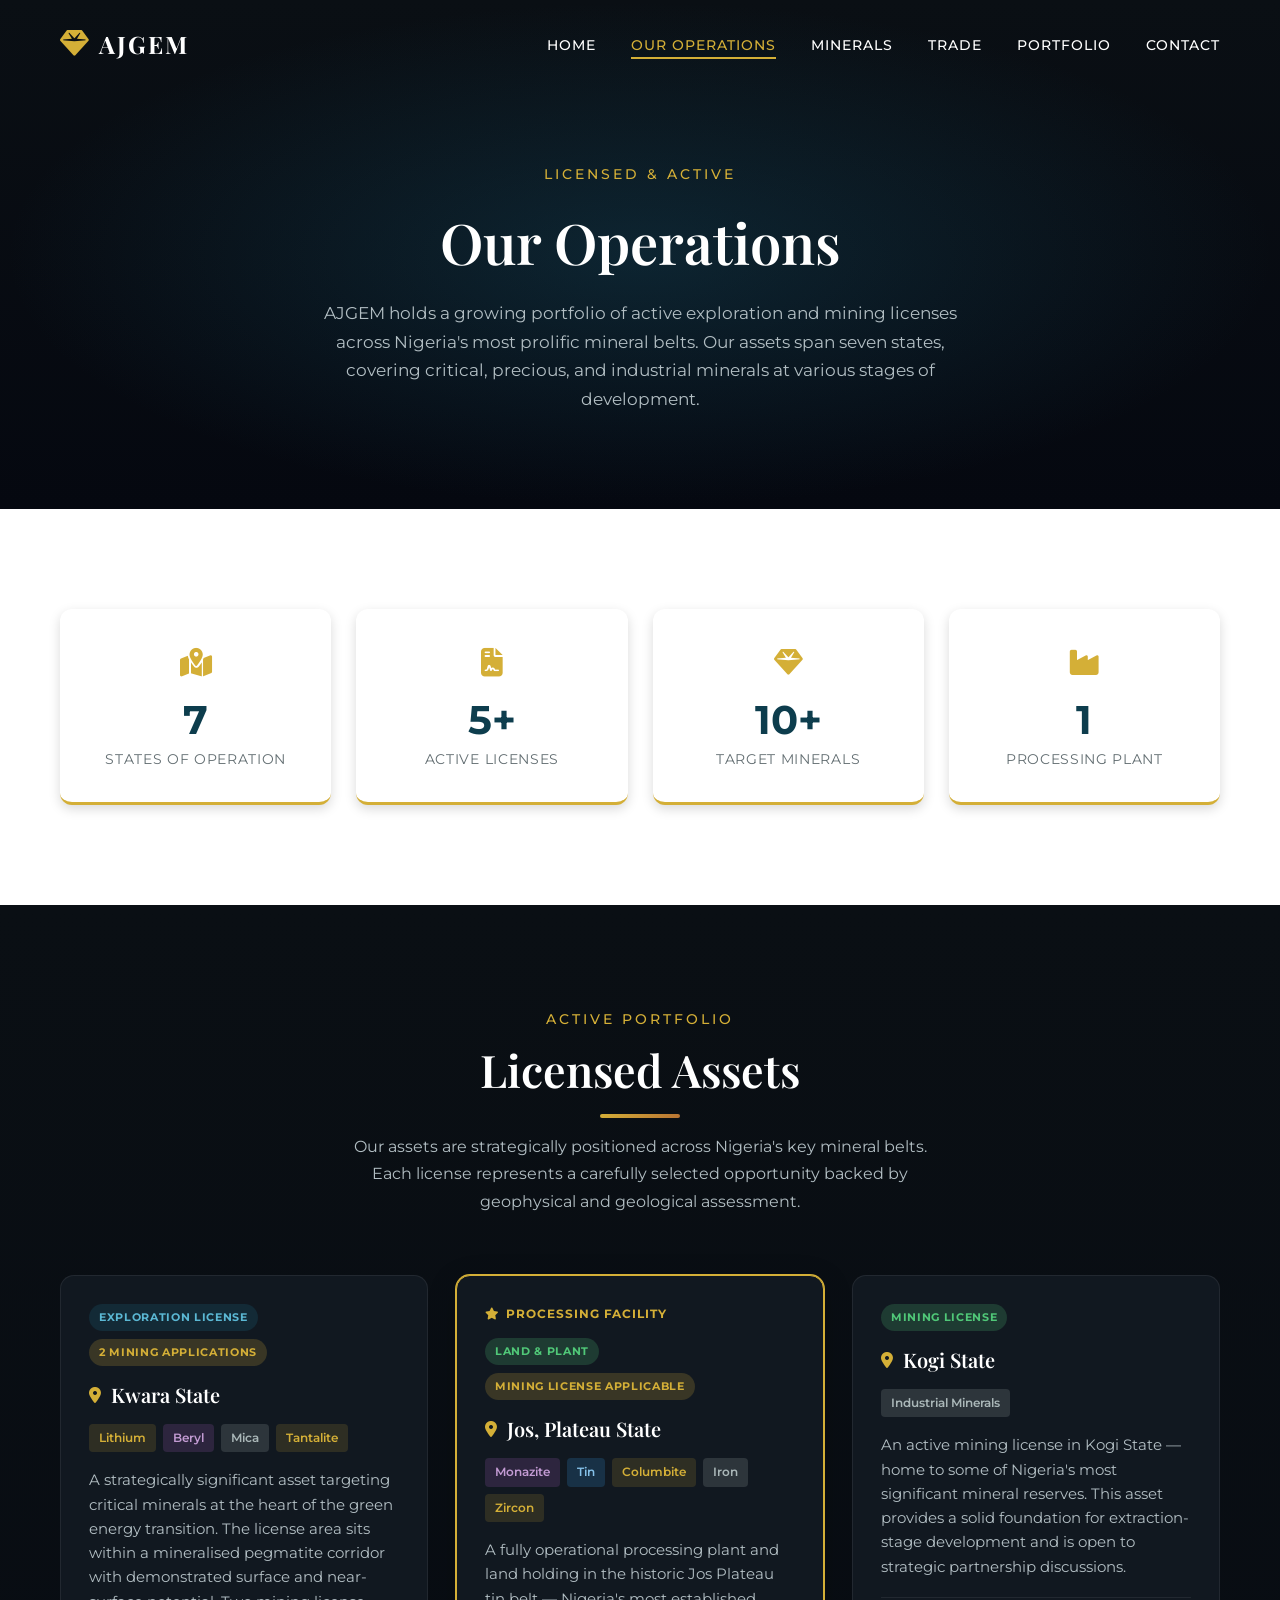
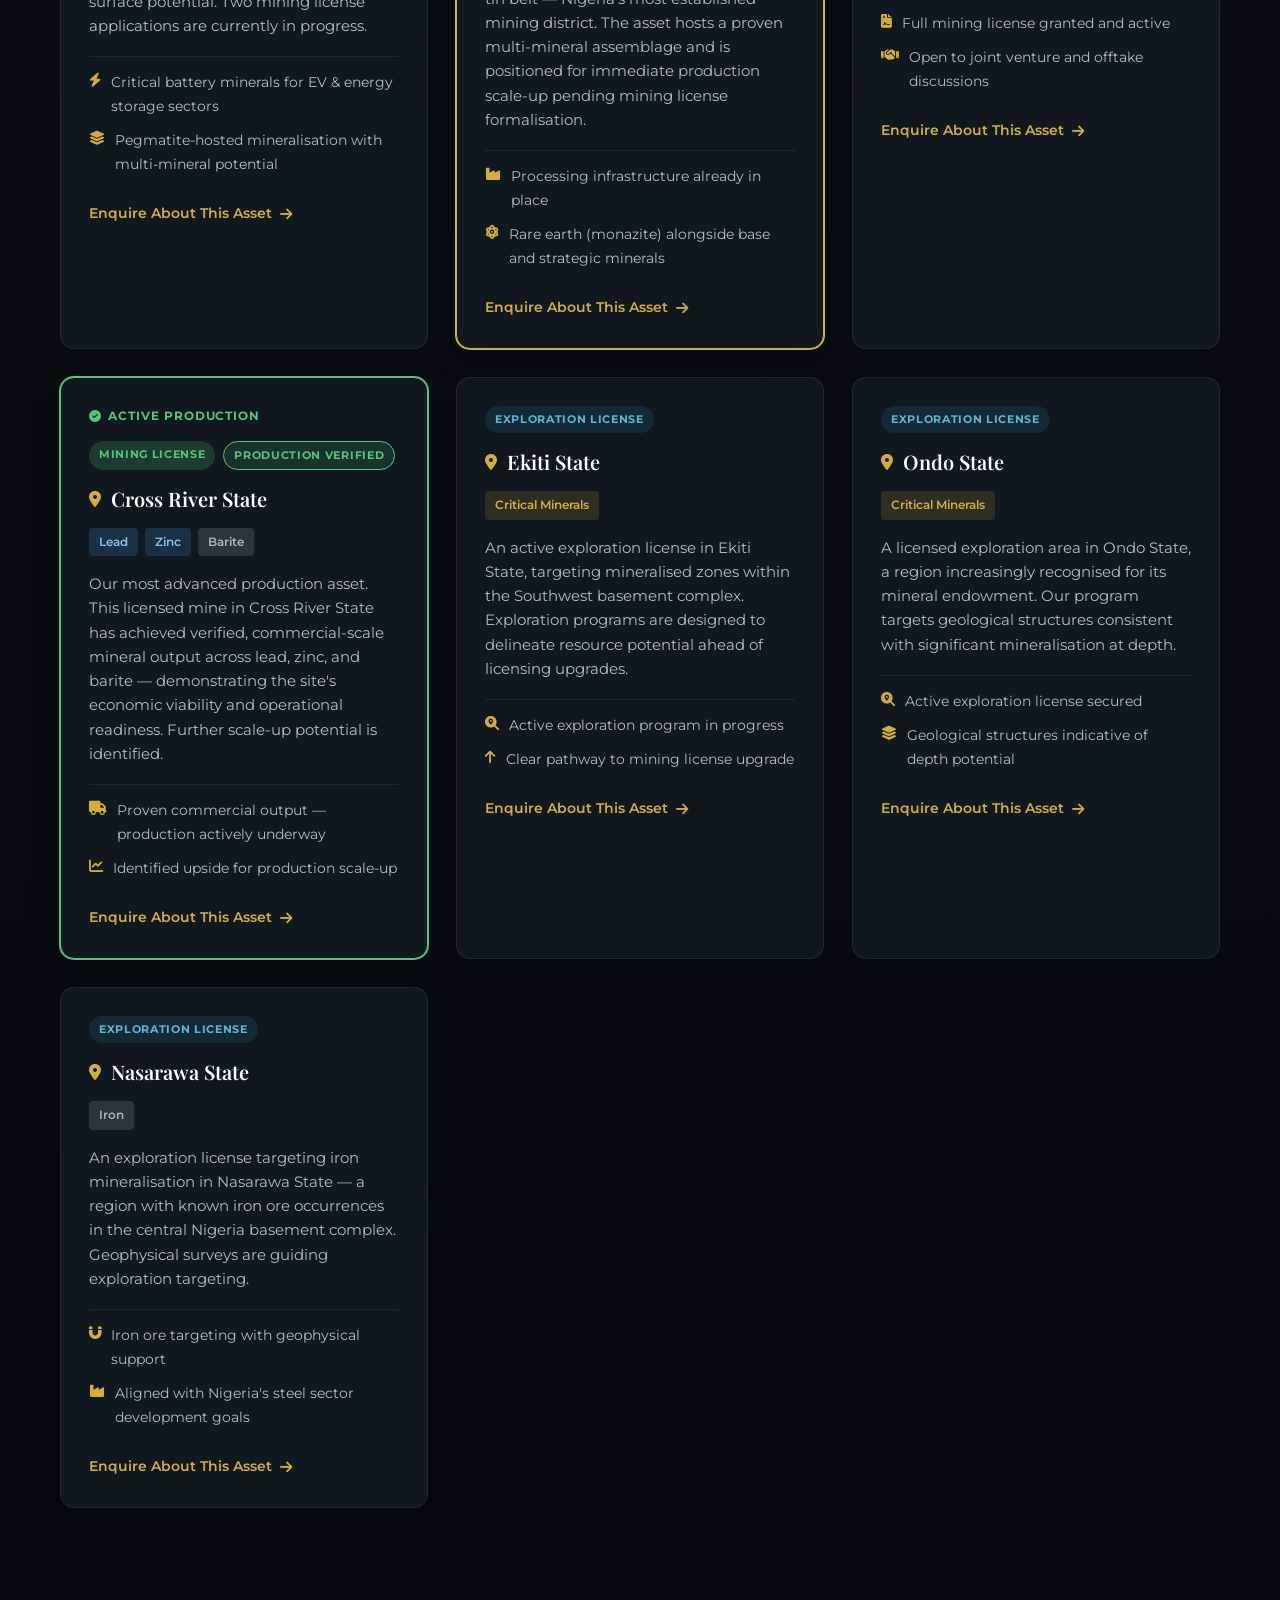
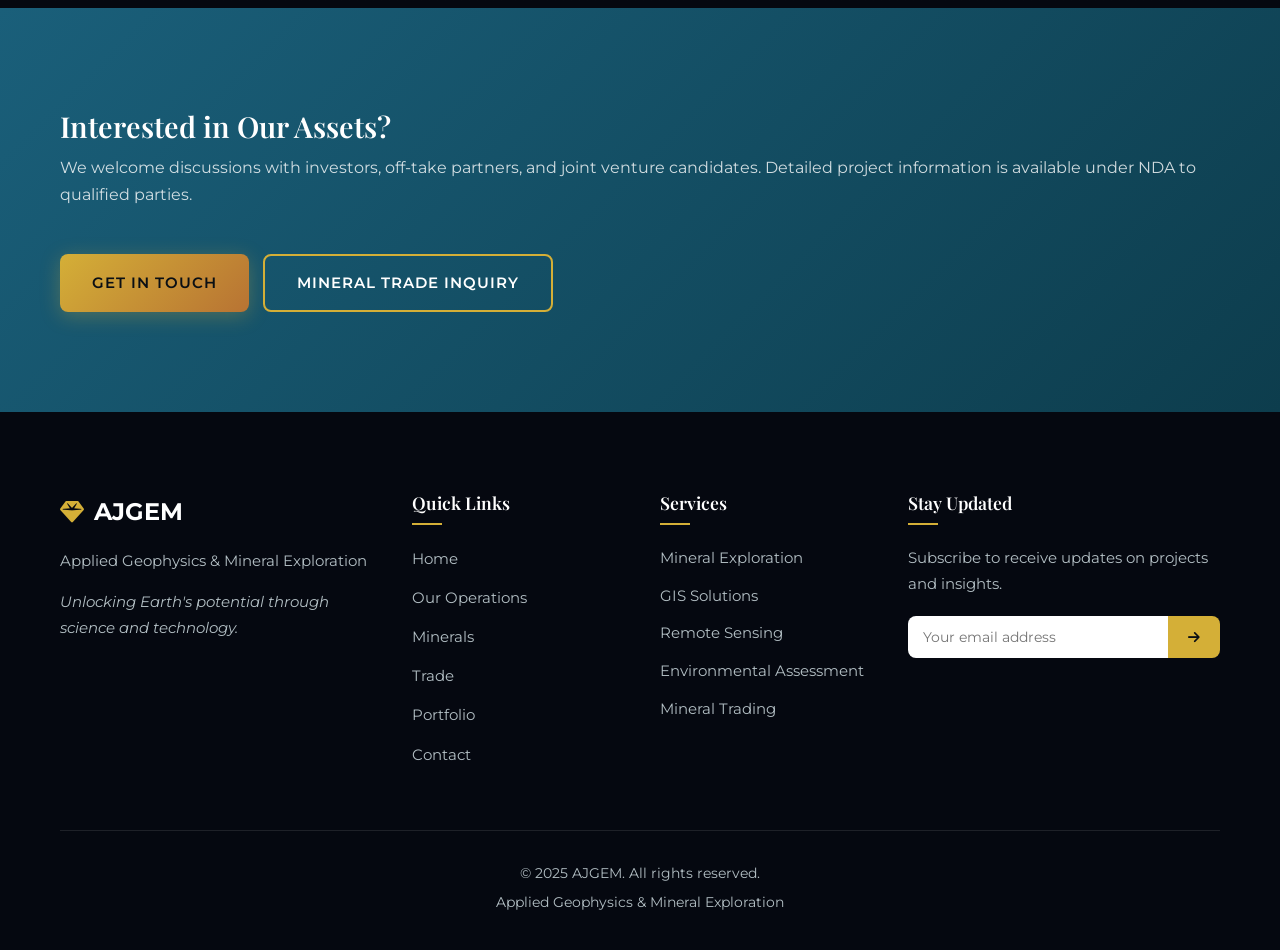
<file: assets.html>
<!DOCTYPE html>
<html lang="en">
<head>
    <meta charset="UTF-8">
    <meta name="viewport" content="width=device-width, initial-scale=1.0">
    <meta name="description" content="AJGEM Active Mining & Exploration Operations across Nigeria - Licensed mineral assets in Kwara, Plateau, Kogi, Ekiti, Ondo, Nasarawa, and Cross River States.">
    <title>Our Operations | AJGEM</title>
    <link rel="stylesheet" href="css/styles.css">
    <link href="https://fonts.googleapis.com/css2?family=Montserrat:wght@300;400;500;600;700&family=Playfair+Display:wght@400;500;600;700&display=swap" rel="stylesheet">
    <link rel="stylesheet" href="https://cdnjs.cloudflare.com/ajax/libs/font-awesome/6.4.0/css/all.min.css">
</head>
<body>
    <!-- Preloader -->
    <div id="preloader">
        <div class="loader">
            <div class="crystal"></div>
            <p>Loading...</p>
        </div>
    </div>

    <!-- Navigation -->
    <nav class="navbar" id="navbar">
        <div class="nav-container">
            <a href="index.html" class="logo">
                <span class="logo-icon"><i class="fas fa-gem"></i></span>
                <span class="logo-text">AJGEM</span>
            </a>
            <div class="nav-toggle" id="nav-toggle">
                <span></span>
                <span></span>
                <span></span>
            </div>
            <ul class="nav-menu" id="nav-menu">
                <li><a href="index.html" class="nav-link">Home</a></li>
                <li><a href="assets.html" class="nav-link active">Our Operations</a></li>
                <li><a href="minerals.html" class="nav-link">Minerals</a></li>
                <li><a href="trade.html" class="nav-link">Trade</a></li>
                <li><a href="portfolio.html" class="nav-link">Portfolio</a></li>
                <li><a href="contact.html" class="nav-link">Contact</a></li>
            </ul>
        </div>
    </nav>

    <!-- Page Hero -->
    <section class="page-hero section-dark">
        <div class="page-hero-content">
            <span class="section-subtitle">Licensed & Active</span>
            <h1>Our Operations</h1>
            <p>AJGEM holds a growing portfolio of active exploration and mining licenses across Nigeria's most prolific mineral belts. Our assets span seven states, covering critical, precious, and industrial minerals at various stages of development.</p>
        </div>
    </section>

    <!-- Operations Overview Stats -->
    <section class="ops-stats section">
        <div class="container">
            <div class="ops-stats-grid">
                <div class="ops-stat-card">
                    <div class="ops-stat-icon"><i class="fas fa-map-marked-alt"></i></div>
                    <div class="ops-stat-number">7</div>
                    <div class="ops-stat-label">States of Operation</div>
                </div>
                <div class="ops-stat-card">
                    <div class="ops-stat-icon"><i class="fas fa-file-contract"></i></div>
                    <div class="ops-stat-number">5+</div>
                    <div class="ops-stat-label">Active Licenses</div>
                </div>
                <div class="ops-stat-card">
                    <div class="ops-stat-icon"><i class="fas fa-gem"></i></div>
                    <div class="ops-stat-number">10+</div>
                    <div class="ops-stat-label">Target Minerals</div>
                </div>
                <div class="ops-stat-card">
                    <div class="ops-stat-icon"><i class="fas fa-industry"></i></div>
                    <div class="ops-stat-number">1</div>
                    <div class="ops-stat-label">Processing Plant</div>
                </div>
            </div>
        </div>
    </section>

    <!-- License Cards -->
    <section class="operations section section-dark">
        <div class="container">
            <div class="section-header">
                <span class="section-subtitle">Active Portfolio</span>
                <h2 class="section-title">Licensed Assets</h2>
                <div class="title-underline"></div>
                <p class="section-description">Our assets are strategically positioned across Nigeria's key mineral belts. Each license represents a carefully selected opportunity backed by geophysical and geological assessment.</p>
            </div>

            <div class="ops-grid">

                <!-- Kwara State -->
                <div class="ops-card">
                    <div class="ops-card-header">
                        <div class="ops-badge ops-badge--exploration">Exploration License</div>
                        <div class="ops-badge ops-badge--pending">2 Mining Applications</div>
                    </div>
                    <div class="ops-state">
                        <i class="fas fa-map-marker-alt"></i>
                        <h3>Kwara State</h3>
                    </div>
                    <div class="ops-minerals">
                        <span class="ops-mineral-tag ops-tag--strategic">Lithium</span>
                        <span class="ops-mineral-tag ops-tag--rare">Beryl</span>
                        <span class="ops-mineral-tag ops-tag--industrial">Mica</span>
                        <span class="ops-mineral-tag ops-tag--strategic">Tantalite</span>
                    </div>
                    <p class="ops-description">
                        A strategically significant asset targeting critical minerals at the heart of the green energy transition. The license area sits within a mineralised pegmatite corridor with demonstrated surface and near-surface potential. Two mining license applications are currently in progress.
                    </p>
                    <div class="ops-highlights">
                        <div class="ops-highlight-item">
                            <i class="fas fa-bolt"></i>
                            <span>Critical battery minerals for EV &amp; energy storage sectors</span>
                        </div>
                        <div class="ops-highlight-item">
                            <i class="fas fa-layer-group"></i>
                            <span>Pegmatite-hosted mineralisation with multi-mineral potential</span>
                        </div>
                    </div>
                    <a href="contact.html" class="ops-cta-btn">Enquire About This Asset <i class="fas fa-arrow-right"></i></a>
                </div>

                <!-- Jos / Plateau State -->
                <div class="ops-card ops-card--featured">
                    <div class="ops-featured-label"><i class="fas fa-star"></i> Processing Facility</div>
                    <div class="ops-card-header">
                        <div class="ops-badge ops-badge--active">Land & Plant</div>
                        <div class="ops-badge ops-badge--pending">Mining License Applicable</div>
                    </div>
                    <div class="ops-state">
                        <i class="fas fa-map-marker-alt"></i>
                        <h3>Jos, Plateau State</h3>
                    </div>
                    <div class="ops-minerals">
                        <span class="ops-mineral-tag ops-tag--rare">Monazite</span>
                        <span class="ops-mineral-tag ops-tag--base">Tin</span>
                        <span class="ops-mineral-tag ops-tag--strategic">Columbite</span>
                        <span class="ops-mineral-tag ops-tag--industrial">Iron</span>
                        <span class="ops-mineral-tag ops-tag--strategic">Zircon</span>
                    </div>
                    <p class="ops-description">
                        A fully operational processing plant and land holding in the historic Jos Plateau tin belt — Nigeria's most established mining district. The asset hosts a proven multi-mineral assemblage and is positioned for immediate production scale-up pending mining license formalisation.
                    </p>
                    <div class="ops-highlights">
                        <div class="ops-highlight-item">
                            <i class="fas fa-industry"></i>
                            <span>Processing infrastructure already in place</span>
                        </div>
                        <div class="ops-highlight-item">
                            <i class="fas fa-atom"></i>
                            <span>Rare earth (monazite) alongside base and strategic minerals</span>
                        </div>
                    </div>
                    <a href="contact.html" class="ops-cta-btn">Enquire About This Asset <i class="fas fa-arrow-right"></i></a>
                </div>

                <!-- Kogi State -->
                <div class="ops-card">
                    <div class="ops-card-header">
                        <div class="ops-badge ops-badge--active">Mining License</div>
                    </div>
                    <div class="ops-state">
                        <i class="fas fa-map-marker-alt"></i>
                        <h3>Kogi State</h3>
                    </div>
                    <div class="ops-minerals">
                        <span class="ops-mineral-tag ops-tag--industrial">Industrial Minerals</span>
                    </div>
                    <p class="ops-description">
                        An active mining license in Kogi State — home to some of Nigeria's most significant mineral reserves. This asset provides a solid foundation for extraction-stage development and is open to strategic partnership discussions.
                    </p>
                    <div class="ops-highlights">
                        <div class="ops-highlight-item">
                            <i class="fas fa-file-contract"></i>
                            <span>Full mining license granted and active</span>
                        </div>
                        <div class="ops-highlight-item">
                            <i class="fas fa-handshake"></i>
                            <span>Open to joint venture and offtake discussions</span>
                        </div>
                    </div>
                    <a href="contact.html" class="ops-cta-btn">Enquire About This Asset <i class="fas fa-arrow-right"></i></a>
                </div>

                <!-- Cross River State -->
                <div class="ops-card ops-card--producing">
                    <div class="ops-producing-label"><i class="fas fa-check-circle"></i> Active Production</div>
                    <div class="ops-card-header">
                        <div class="ops-badge ops-badge--active">Mining License</div>
                        <div class="ops-badge ops-badge--producing">Production Verified</div>
                    </div>
                    <div class="ops-state">
                        <i class="fas fa-map-marker-alt"></i>
                        <h3>Cross River State</h3>
                    </div>
                    <div class="ops-minerals">
                        <span class="ops-mineral-tag ops-tag--base">Lead</span>
                        <span class="ops-mineral-tag ops-tag--base">Zinc</span>
                        <span class="ops-mineral-tag ops-tag--industrial">Barite</span>
                    </div>
                    <p class="ops-description">
                        Our most advanced production asset. This licensed mine in Cross River State has achieved verified, commercial-scale mineral output across lead, zinc, and barite — demonstrating the site's economic viability and operational readiness. Further scale-up potential is identified.
                    </p>
                    <div class="ops-highlights">
                        <div class="ops-highlight-item">
                            <i class="fas fa-truck"></i>
                            <span>Proven commercial output — production actively underway</span>
                        </div>
                        <div class="ops-highlight-item">
                            <i class="fas fa-chart-line"></i>
                            <span>Identified upside for production scale-up</span>
                        </div>
                    </div>
                    <a href="contact.html" class="ops-cta-btn">Enquire About This Asset <i class="fas fa-arrow-right"></i></a>
                </div>

                <!-- Ekiti State -->
                <div class="ops-card">
                    <div class="ops-card-header">
                        <div class="ops-badge ops-badge--exploration">Exploration License</div>
                    </div>
                    <div class="ops-state">
                        <i class="fas fa-map-marker-alt"></i>
                        <h3>Ekiti State</h3>
                    </div>
                    <div class="ops-minerals">
                        <span class="ops-mineral-tag ops-tag--strategic">Critical Minerals</span>
                    </div>
                    <p class="ops-description">
                        An active exploration license in Ekiti State, targeting mineralised zones within the Southwest basement complex. Exploration programs are designed to delineate resource potential ahead of licensing upgrades.
                    </p>
                    <div class="ops-highlights">
                        <div class="ops-highlight-item">
                            <i class="fas fa-search-location"></i>
                            <span>Active exploration program in progress</span>
                        </div>
                        <div class="ops-highlight-item">
                            <i class="fas fa-arrow-up"></i>
                            <span>Clear pathway to mining license upgrade</span>
                        </div>
                    </div>
                    <a href="contact.html" class="ops-cta-btn">Enquire About This Asset <i class="fas fa-arrow-right"></i></a>
                </div>

                <!-- Ondo State -->
                <div class="ops-card">
                    <div class="ops-card-header">
                        <div class="ops-badge ops-badge--exploration">Exploration License</div>
                    </div>
                    <div class="ops-state">
                        <i class="fas fa-map-marker-alt"></i>
                        <h3>Ondo State</h3>
                    </div>
                    <div class="ops-minerals">
                        <span class="ops-mineral-tag ops-tag--strategic">Critical Minerals</span>
                    </div>
                    <p class="ops-description">
                        A licensed exploration area in Ondo State, a region increasingly recognised for its mineral endowment. Our program targets geological structures consistent with significant mineralisation at depth.
                    </p>
                    <div class="ops-highlights">
                        <div class="ops-highlight-item">
                            <i class="fas fa-search-location"></i>
                            <span>Active exploration license secured</span>
                        </div>
                        <div class="ops-highlight-item">
                            <i class="fas fa-layer-group"></i>
                            <span>Geological structures indicative of depth potential</span>
                        </div>
                    </div>
                    <a href="contact.html" class="ops-cta-btn">Enquire About This Asset <i class="fas fa-arrow-right"></i></a>
                </div>

                <!-- Nasarawa State -->
                <div class="ops-card">
                    <div class="ops-card-header">
                        <div class="ops-badge ops-badge--exploration">Exploration License</div>
                    </div>
                    <div class="ops-state">
                        <i class="fas fa-map-marker-alt"></i>
                        <h3>Nasarawa State</h3>
                    </div>
                    <div class="ops-minerals">
                        <span class="ops-mineral-tag ops-tag--industrial">Iron</span>
                    </div>
                    <p class="ops-description">
                        An exploration license targeting iron mineralisation in Nasarawa State — a region with known iron ore occurrences in the central Nigeria basement complex. Geophysical surveys are guiding exploration targeting.
                    </p>
                    <div class="ops-highlights">
                        <div class="ops-highlight-item">
                            <i class="fas fa-magnet"></i>
                            <span>Iron ore targeting with geophysical support</span>
                        </div>
                        <div class="ops-highlight-item">
                            <i class="fas fa-industry"></i>
                            <span>Aligned with Nigeria's steel sector development goals</span>
                        </div>
                    </div>
                    <a href="contact.html" class="ops-cta-btn">Enquire About This Asset <i class="fas fa-arrow-right"></i></a>
                </div>

            </div>
        </div>
    </section>

    <!-- Investor CTA -->
    <section class="investor-cta section">
        <div class="container">
            <div class="investor-cta-content">
                <div class="investor-cta-text">
                    <h2>Interested in Our Assets?</h2>
                    <p>We welcome discussions with investors, off-take partners, and joint venture candidates. Detailed project information is available under NDA to qualified parties.</p>
                </div>
                <div class="investor-cta-buttons">
                    <a href="contact.html" class="btn btn-primary">Get in Touch</a>
                    <a href="trade.html" class="btn btn-secondary">Mineral Trade Inquiry</a>
                </div>
            </div>
        </div>
    </section>

    <!-- Footer -->
    <footer class="footer">
        <div class="container">
            <div class="footer-content">
                <div class="footer-brand">
                    <a href="index.html" class="footer-logo">
                        <i class="fas fa-gem"></i>
                        <span>AJGEM</span>
                    </a>
                    <p>Applied Geophysics & Mineral Exploration</p>
                    <p class="footer-tagline">Unlocking Earth's potential through science and technology.</p>
                </div>
                <div class="footer-links">
                    <h4>Quick Links</h4>
                    <ul>
                        <li><a href="index.html">Home</a></li>
                        <li><a href="assets.html">Our Operations</a></li>
                        <li><a href="minerals.html">Minerals</a></li>
                        <li><a href="trade.html">Trade</a></li>
                        <li><a href="portfolio.html">Portfolio</a></li>
                        <li><a href="contact.html">Contact</a></li>
                    </ul>
                </div>
                <div class="footer-services">
                    <h4>Services</h4>
                    <ul>
                        <li>Mineral Exploration</li>
                        <li>GIS Solutions</li>
                        <li>Remote Sensing</li>
                        <li>Environmental Assessment</li>
                        <li>Mineral Trading</li>
                    </ul>
                </div>
                <div class="footer-newsletter">
                    <h4>Stay Updated</h4>
                    <p>Subscribe to receive updates on projects and insights.</p>
                    <form class="newsletter-form">
                        <input type="email" placeholder="Your email address" required>
                        <button type="submit"><i class="fas fa-arrow-right"></i></button>
                    </form>
                </div>
            </div>
            <div class="footer-bottom">
                <p>&copy; 2025 AJGEM. All rights reserved.</p>
                <p>Applied Geophysics &amp; Mineral Exploration</p>
            </div>
        </div>
    </footer>

    <a href="#" class="back-to-top" id="backToTop">
        <i class="fas fa-chevron-up"></i>
    </a>

    <script src="js/main.js"></script>
</body>
</html>
</file>
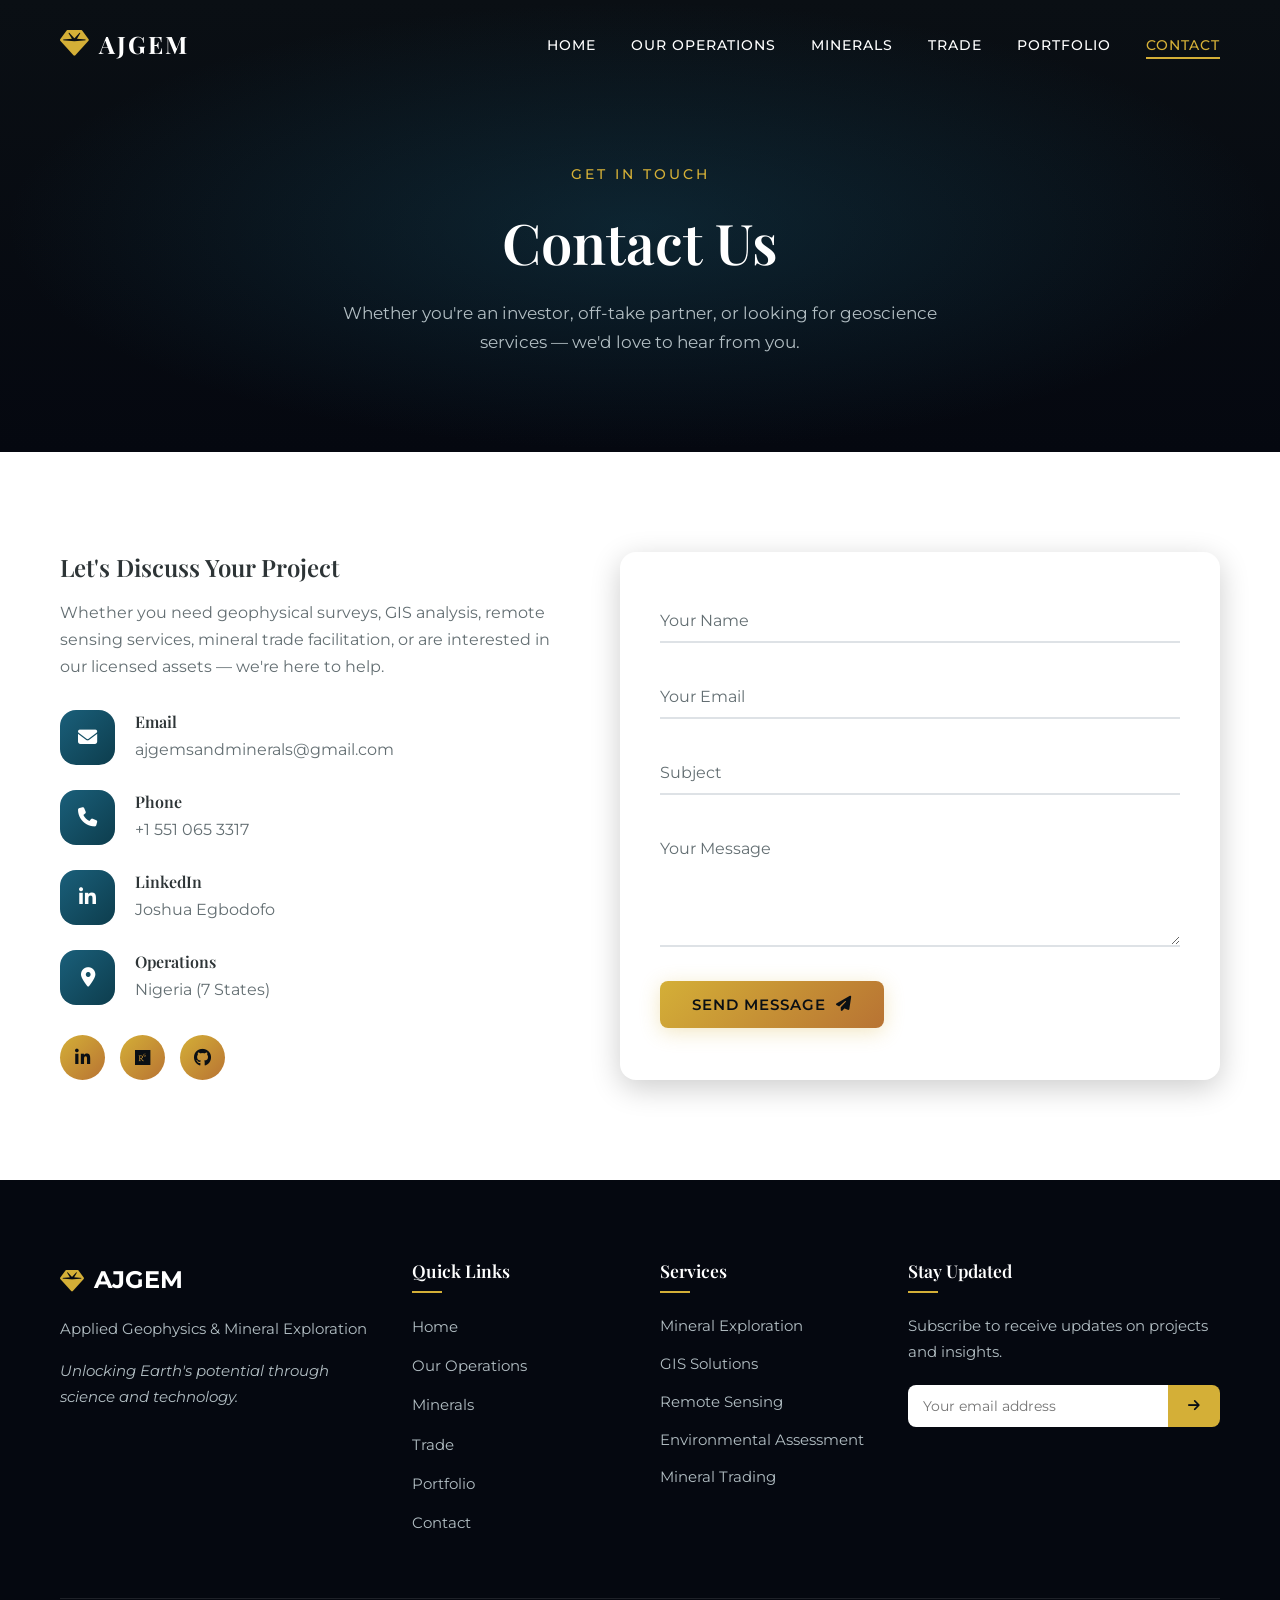
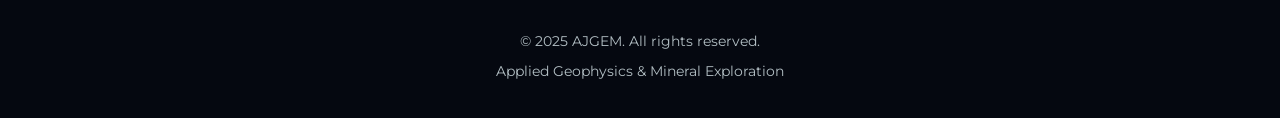
<file: contact.html>
<!DOCTYPE html>
<html lang="en">
<head>
    <meta charset="UTF-8">
    <meta name="viewport" content="width=device-width, initial-scale=1.0">
    <meta name="description" content="Contact AJGEM - Applied Geophysics & Mineral Exploration. Get in touch for geophysical services, mineral trading, or investment enquiries.">
    <title>Contact | AJGEM</title>
    <link rel="stylesheet" href="css/styles.css">
    <link href="https://fonts.googleapis.com/css2?family=Montserrat:wght@300;400;500;600;700&family=Playfair+Display:wght@400;500;600;700&display=swap" rel="stylesheet">
    <link rel="stylesheet" href="https://cdnjs.cloudflare.com/ajax/libs/font-awesome/6.4.0/css/all.min.css">
</head>
<body>
    <div id="preloader">
        <div class="loader"><div class="crystal"></div><p>Loading...</p></div>
    </div>

    <nav class="navbar" id="navbar">
        <div class="nav-container">
            <a href="index.html" class="logo">
                <span class="logo-icon"><i class="fas fa-gem"></i></span>
                <span class="logo-text">AJGEM</span>
            </a>
            <div class="nav-toggle" id="nav-toggle"><span></span><span></span><span></span></div>
            <ul class="nav-menu" id="nav-menu">
                <li><a href="index.html" class="nav-link">Home</a></li>
                <li><a href="assets.html" class="nav-link">Our Operations</a></li>
                <li><a href="minerals.html" class="nav-link">Minerals</a></li>
                <li><a href="trade.html" class="nav-link">Trade</a></li>
                <li><a href="portfolio.html" class="nav-link">Portfolio</a></li>
                <li><a href="contact.html" class="nav-link active">Contact</a></li>
            </ul>
        </div>
    </nav>

    <!-- Page Hero -->
    <section class="page-hero section-dark">
        <div class="page-hero-content">
            <span class="section-subtitle">Get in Touch</span>
            <h1>Contact Us</h1>
            <p>Whether you're an investor, off-take partner, or looking for geoscience services — we'd love to hear from you.</p>
        </div>
    </section>

    <!-- Contact Section -->
    <section id="contact" class="contact section">
        <div class="container">
            <div class="contact-content">
                <div class="contact-info">
                    <h3>Let's Discuss Your Project</h3>
                    <p>Whether you need geophysical surveys, GIS analysis, remote sensing services, mineral trade facilitation, or are interested in our licensed assets — we're here to help.</p>
                    <div class="contact-details">
                        <div class="contact-item">
                            <div class="contact-icon"><i class="fas fa-envelope"></i></div>
                            <div class="contact-text">
                                <h4>Email</h4>
                                <p>ajgemsandminerals@gmail.com</p>
                            </div>
                        </div>
                        <div class="contact-item">
                            <div class="contact-icon"><i class="fas fa-phone"></i></div>
                            <div class="contact-text">
                                <h4>Phone</h4>
                                <p>+1 551 065 3317</p>
                            </div>
                        </div>
                        <div class="contact-item">
                            <div class="contact-icon"><i class="fab fa-linkedin-in"></i></div>
                            <div class="contact-text">
                                <h4>LinkedIn</h4>
                                <p><a href="https://www.linkedin.com/in/joshua-egbodofo-a42735135" target="_blank" rel="noopener noreferrer" style="color:inherit;">Joshua Egbodofo</a></p>
                            </div>
                        </div>
                        <div class="contact-item">
                            <div class="contact-icon"><i class="fas fa-map-marker-alt"></i></div>
                            <div class="contact-text">
                                <h4>Operations</h4>
                                <p>Nigeria (7 States)</p>
                            </div>
                        </div>
                    </div>
                    <div class="social-links">
                        <a href="https://www.linkedin.com/in/joshua-egbodofo-a42735135" class="social-link" aria-label="LinkedIn" target="_blank" rel="noopener noreferrer"><i class="fab fa-linkedin-in"></i></a>
                        <a href="#" class="social-link" aria-label="ResearchGate"><i class="fab fa-researchgate"></i></a>
                        <a href="#" class="social-link" aria-label="GitHub"><i class="fab fa-github"></i></a>
                    </div>
                </div>
                <div class="contact-form-container">
                    <form class="contact-form" id="contact-form">
                        <div class="form-group">
                            <input type="text" name="name" id="name" required>
                            <label for="name">Your Name</label>
                        </div>
                        <div class="form-group">
                            <input type="email" name="email" id="email" required>
                            <label for="email">Your Email</label>
                        </div>
                        <div class="form-group">
                            <input type="text" name="subject" id="subject" required>
                            <label for="subject">Subject</label>
                        </div>
                        <div class="form-group">
                            <textarea name="message" id="message" rows="5" required></textarea>
                            <label for="message">Your Message</label>
                        </div>
                        <button type="submit" class="btn btn-primary btn-submit">
                            <span>Send Message</span>
                            <i class="fas fa-paper-plane"></i>
                        </button>
                    </form>
                </div>
            </div>
        </div>
    </section>

    <footer class="footer">
        <div class="container">
            <div class="footer-content">
                <div class="footer-brand">
                    <a href="index.html" class="footer-logo"><i class="fas fa-gem"></i><span>AJGEM</span></a>
                    <p>Applied Geophysics & Mineral Exploration</p>
                    <p class="footer-tagline">Unlocking Earth's potential through science and technology.</p>
                </div>
                <div class="footer-links">
                    <h4>Quick Links</h4>
                    <ul>
                        <li><a href="index.html">Home</a></li>
                        <li><a href="assets.html">Our Operations</a></li>
                        <li><a href="minerals.html">Minerals</a></li>
                        <li><a href="trade.html">Trade</a></li>
                        <li><a href="portfolio.html">Portfolio</a></li>
                        <li><a href="contact.html">Contact</a></li>
                    </ul>
                </div>
                <div class="footer-services">
                    <h4>Services</h4>
                    <ul>
                        <li>Mineral Exploration</li>
                        <li>GIS Solutions</li>
                        <li>Remote Sensing</li>
                        <li>Environmental Assessment</li>
                        <li>Mineral Trading</li>
                    </ul>
                </div>
                <div class="footer-newsletter">
                    <h4>Stay Updated</h4>
                    <p>Subscribe to receive updates on projects and insights.</p>
                    <form class="newsletter-form">
                        <input type="email" placeholder="Your email address" required>
                        <button type="submit"><i class="fas fa-arrow-right"></i></button>
                    </form>
                </div>
            </div>
            <div class="footer-bottom">
                <p>&copy; 2025 AJGEM. All rights reserved.</p>
                <p>Applied Geophysics &amp; Mineral Exploration</p>
            </div>
        </div>
    </footer>

    <a href="#" class="back-to-top" id="backToTop"><i class="fas fa-chevron-up"></i></a>
    <script src="js/main.js"></script>
</body>
</html>
</file>
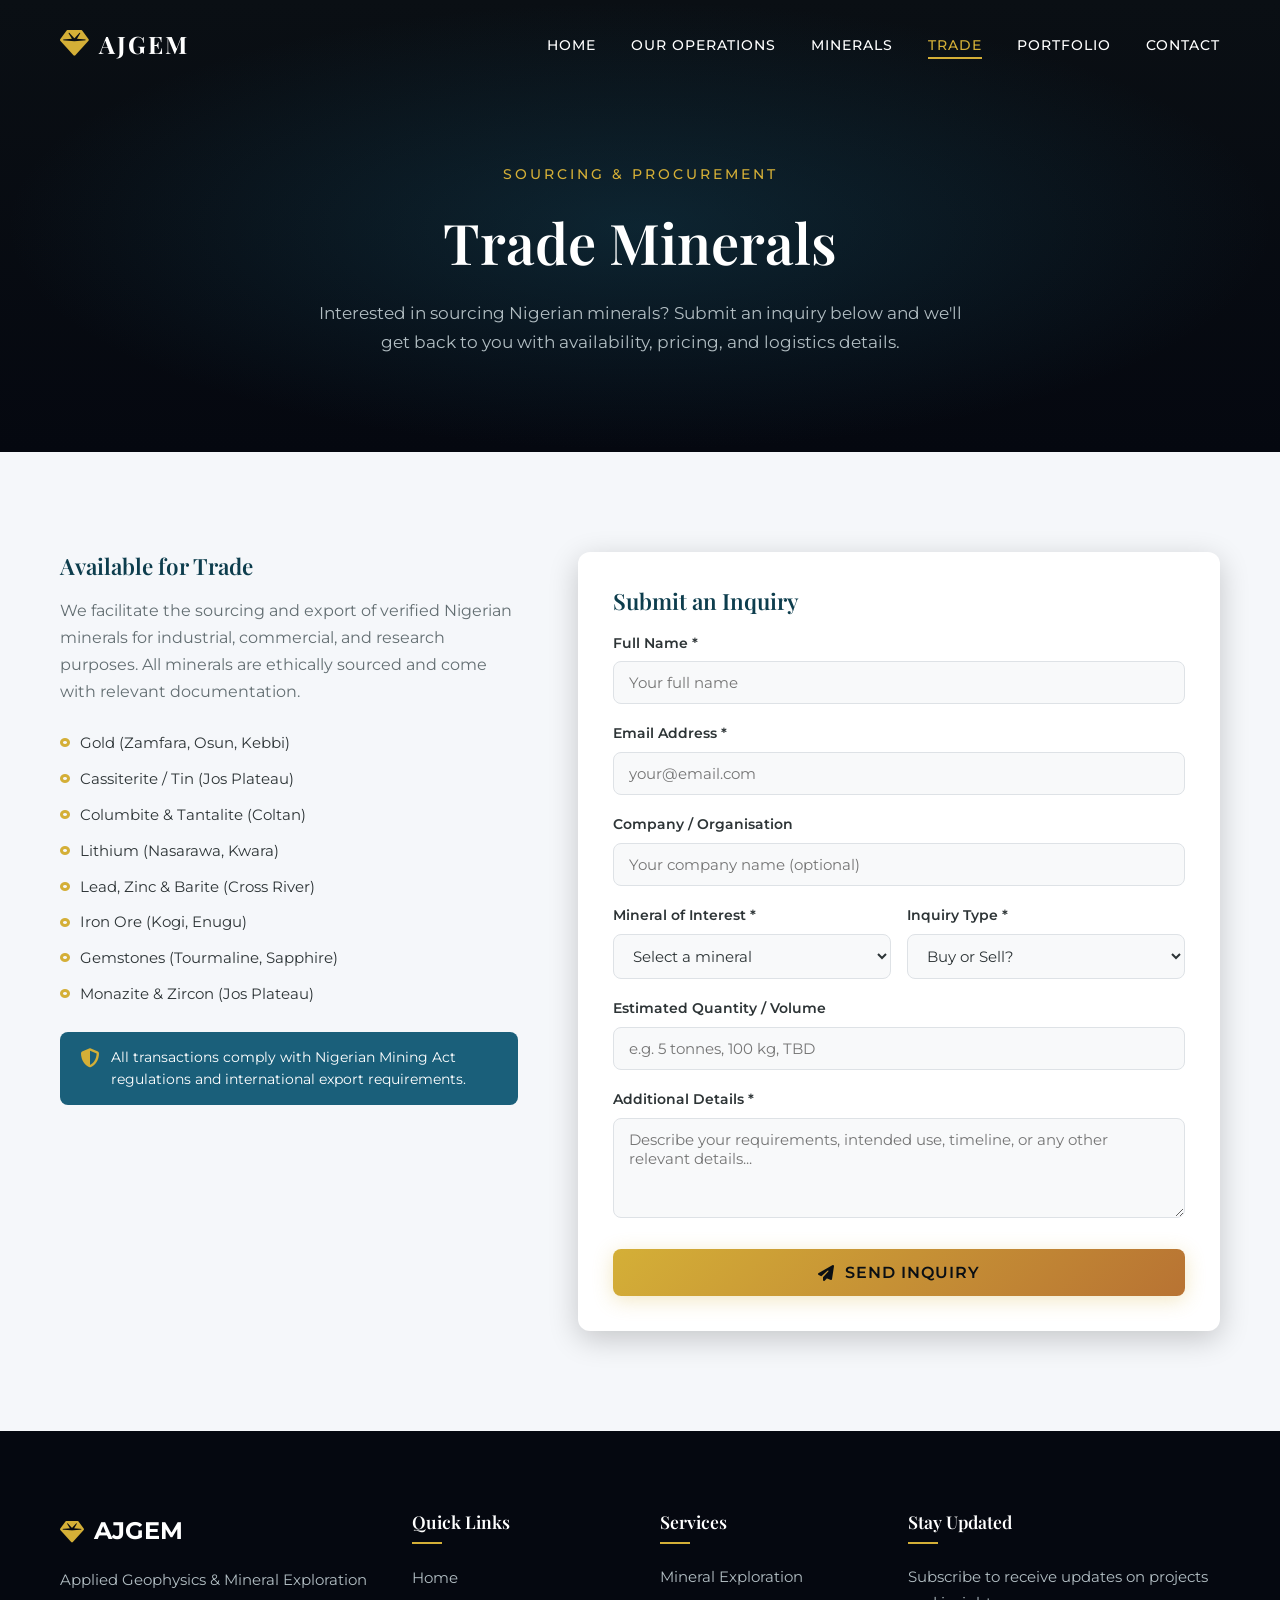
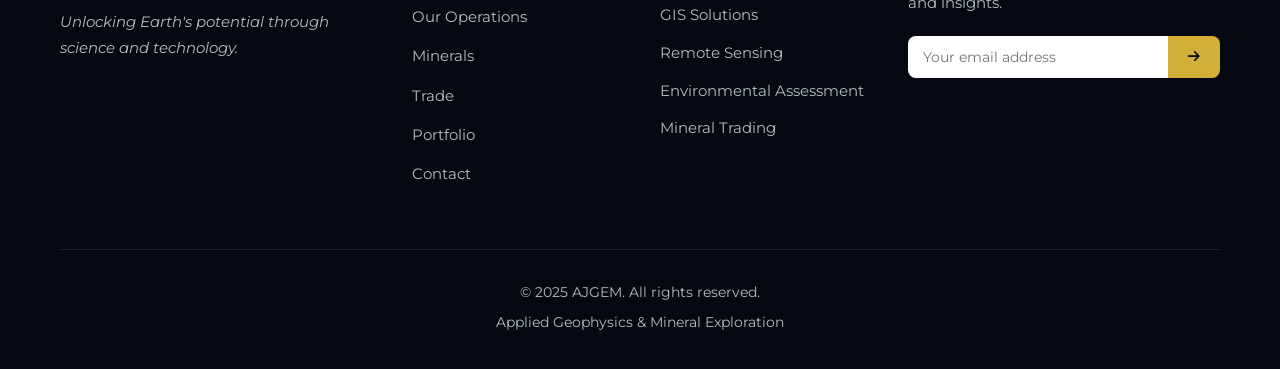
<file: trade.html>
<!DOCTYPE html>
<html lang="en">
<head>
    <meta charset="UTF-8">
    <meta name="viewport" content="width=device-width, initial-scale=1.0">
    <meta name="description" content="Trade Nigerian Minerals - AJGEM. Submit an inquiry to source verified Nigerian minerals for industrial, commercial, or research purposes.">
    <title>Trade Minerals | AJGEM</title>
    <link rel="stylesheet" href="css/styles.css">
    <link href="https://fonts.googleapis.com/css2?family=Montserrat:wght@300;400;500;600;700&family=Playfair+Display:wght@400;500;600;700&display=swap" rel="stylesheet">
    <link rel="stylesheet" href="https://cdnjs.cloudflare.com/ajax/libs/font-awesome/6.4.0/css/all.min.css">
</head>
<body>
    <div id="preloader">
        <div class="loader"><div class="crystal"></div><p>Loading...</p></div>
    </div>

    <nav class="navbar" id="navbar">
        <div class="nav-container">
            <a href="index.html" class="logo">
                <span class="logo-icon"><i class="fas fa-gem"></i></span>
                <span class="logo-text">AJGEM</span>
            </a>
            <div class="nav-toggle" id="nav-toggle"><span></span><span></span><span></span></div>
            <ul class="nav-menu" id="nav-menu">
                <li><a href="index.html" class="nav-link">Home</a></li>
                <li><a href="assets.html" class="nav-link">Our Operations</a></li>
                <li><a href="minerals.html" class="nav-link">Minerals</a></li>
                <li><a href="trade.html" class="nav-link active">Trade</a></li>
                <li><a href="portfolio.html" class="nav-link">Portfolio</a></li>
                <li><a href="contact.html" class="nav-link">Contact</a></li>
            </ul>
        </div>
    </nav>

    <!-- Page Hero -->
    <section class="page-hero section-dark">
        <div class="page-hero-content">
            <span class="section-subtitle">Sourcing & Procurement</span>
            <h1>Trade Minerals</h1>
            <p>Interested in sourcing Nigerian minerals? Submit an inquiry below and we'll get back to you with availability, pricing, and logistics details.</p>
        </div>
    </section>

    <!-- Trade Section -->
    <section class="trade section">
        <div class="container">
            <div class="trade-content">
                <div class="trade-info">
                    <h3>Available for Trade</h3>
                    <p>We facilitate the sourcing and export of verified Nigerian minerals for industrial, commercial, and research purposes. All minerals are ethically sourced and come with relevant documentation.</p>
                    <div class="trade-minerals-list">
                        <div class="trade-mineral-item"><i class="fas fa-circle-dot"></i><span>Gold (Zamfara, Osun, Kebbi)</span></div>
                        <div class="trade-mineral-item"><i class="fas fa-circle-dot"></i><span>Cassiterite / Tin (Jos Plateau)</span></div>
                        <div class="trade-mineral-item"><i class="fas fa-circle-dot"></i><span>Columbite &amp; Tantalite (Coltan)</span></div>
                        <div class="trade-mineral-item"><i class="fas fa-circle-dot"></i><span>Lithium (Nasarawa, Kwara)</span></div>
                        <div class="trade-mineral-item"><i class="fas fa-circle-dot"></i><span>Lead, Zinc &amp; Barite (Cross River)</span></div>
                        <div class="trade-mineral-item"><i class="fas fa-circle-dot"></i><span>Iron Ore (Kogi, Enugu)</span></div>
                        <div class="trade-mineral-item"><i class="fas fa-circle-dot"></i><span>Gemstones (Tourmaline, Sapphire)</span></div>
                        <div class="trade-mineral-item"><i class="fas fa-circle-dot"></i><span>Monazite &amp; Zircon (Jos Plateau)</span></div>
                    </div>
                    <div class="trade-note">
                        <i class="fas fa-shield-alt"></i>
                        <p>All transactions comply with Nigerian Mining Act regulations and international export requirements.</p>
                    </div>
                </div>
                <div class="trade-form-wrapper">
                    <h3>Submit an Inquiry</h3>
                    <form id="trade-form" class="trade-form">
                        <input type="hidden" name="access_key" value="435c3454-fdd1-4590-86d4-40180d5de896">
                        <input type="hidden" name="subject" value="Mineral Trade Inquiry - AJGEM">
                        <div class="tfield">
                            <label for="trade-name">Full Name *</label>
                            <input type="text" id="trade-name" name="name" placeholder="Your full name" required>
                        </div>
                        <div class="tfield">
                            <label for="trade-email">Email Address *</label>
                            <input type="email" id="trade-email" name="email" placeholder="your@email.com" required>
                        </div>
                        <div class="tfield">
                            <label for="trade-company">Company / Organisation</label>
                            <input type="text" id="trade-company" name="company" placeholder="Your company name (optional)">
                        </div>
                        <div class="form-row">
                            <div class="tfield">
                                <label for="trade-mineral">Mineral of Interest *</label>
                                <select id="trade-mineral" name="mineral" required>
                                    <option value="" disabled selected>Select a mineral</option>
                                    <option value="Gold">Gold</option>
                                    <option value="Cassiterite / Tin">Cassiterite / Tin</option>
                                    <option value="Columbite">Columbite</option>
                                    <option value="Tantalite">Tantalite</option>
                                    <option value="Lithium">Lithium</option>
                                    <option value="Lead">Lead</option>
                                    <option value="Zinc">Zinc</option>
                                    <option value="Barite">Barite</option>
                                    <option value="Iron Ore">Iron Ore</option>
                                    <option value="Monazite">Monazite</option>
                                    <option value="Zircon">Zircon</option>
                                    <option value="Gemstones">Gemstones</option>
                                    <option value="Other">Other</option>
                                </select>
                            </div>
                            <div class="tfield">
                                <label for="trade-type">Inquiry Type *</label>
                                <select id="trade-type" name="inquiry_type" required>
                                    <option value="" disabled selected>Buy or Sell?</option>
                                    <option value="Buy">I want to Buy</option>
                                    <option value="Sell">I want to Sell</option>
                                    <option value="Both">Buy &amp; Sell</option>
                                    <option value="Information">Information only</option>
                                </select>
                            </div>
                        </div>
                        <div class="tfield">
                            <label for="trade-quantity">Estimated Quantity / Volume</label>
                            <input type="text" id="trade-quantity" name="quantity" placeholder="e.g. 5 tonnes, 100 kg, TBD">
                        </div>
                        <div class="tfield">
                            <label for="trade-message">Additional Details *</label>
                            <textarea id="trade-message" name="message" rows="4" placeholder="Describe your requirements, intended use, timeline, or any other relevant details..." required></textarea>
                        </div>
                        <button type="submit" class="btn btn-primary btn-submit-trade">
                            <i class="fas fa-paper-plane"></i> Send Inquiry
                        </button>
                    </form>
                </div>
            </div>
        </div>
    </section>

    <footer class="footer">
        <div class="container">
            <div class="footer-content">
                <div class="footer-brand">
                    <a href="index.html" class="footer-logo"><i class="fas fa-gem"></i><span>AJGEM</span></a>
                    <p>Applied Geophysics & Mineral Exploration</p>
                    <p class="footer-tagline">Unlocking Earth's potential through science and technology.</p>
                </div>
                <div class="footer-links">
                    <h4>Quick Links</h4>
                    <ul>
                        <li><a href="index.html">Home</a></li>
                        <li><a href="assets.html">Our Operations</a></li>
                        <li><a href="minerals.html">Minerals</a></li>
                        <li><a href="trade.html">Trade</a></li>
                        <li><a href="portfolio.html">Portfolio</a></li>
                        <li><a href="contact.html">Contact</a></li>
                    </ul>
                </div>
                <div class="footer-services">
                    <h4>Services</h4>
                    <ul>
                        <li>Mineral Exploration</li>
                        <li>GIS Solutions</li>
                        <li>Remote Sensing</li>
                        <li>Environmental Assessment</li>
                        <li>Mineral Trading</li>
                    </ul>
                </div>
                <div class="footer-newsletter">
                    <h4>Stay Updated</h4>
                    <p>Subscribe to receive updates on projects and insights.</p>
                    <form class="newsletter-form">
                        <input type="email" placeholder="Your email address" required>
                        <button type="submit"><i class="fas fa-arrow-right"></i></button>
                    </form>
                </div>
            </div>
            <div class="footer-bottom">
                <p>&copy; 2025 AJGEM. All rights reserved.</p>
                <p>Applied Geophysics &amp; Mineral Exploration</p>
            </div>
        </div>
    </footer>

    <a href="#" class="back-to-top" id="backToTop"><i class="fas fa-chevron-up"></i></a>
    <script src="js/main.js"></script>
</body>
</html>
</file>
<file: css/styles.css>
/* =====================================================
   AJGEM - Applied Geophysics & Mineral Exploration
   Professional Portfolio Website Styles
   ===================================================== */

/* CSS Variables */
:root {
    /* Primary Colors - Mining/Earth Theme */
    --primary-color: #1a5f7a;
    --primary-dark: #0d3d4d;
    --primary-light: #2e8b9e;

    /* Accent Colors - Gold/Mineral Theme */
    --accent-gold: #d4af37;
    --accent-copper: #b87333;
    --accent-emerald: #50c878;

    /* Neutral Colors */
    --dark-bg: #0a0f14;
    --darker-bg: #050810;
    --card-bg: #111820;
    --light-bg: #f5f7fa;
    --white: #ffffff;
    --gray-100: #f8f9fa;
    --gray-200: #e9ecef;
    --gray-300: #dee2e6;
    --gray-400: #ced4da;
    --gray-500: #adb5bd;
    --gray-600: #6c757d;
    --gray-700: #495057;
    --gray-800: #343a40;
    --gray-900: #212529;

    /* Text Colors */
    --text-primary: #2d3436;
    --text-secondary: #636e72;
    --text-light: #ffffff;
    --text-muted: #b2bec3;

    /* Gradients */
    --gradient-primary: linear-gradient(135deg, var(--primary-color) 0%, var(--primary-dark) 100%);
    --gradient-gold: linear-gradient(135deg, var(--accent-gold) 0%, var(--accent-copper) 100%);
    --gradient-dark: linear-gradient(180deg, var(--dark-bg) 0%, var(--darker-bg) 100%);

    /* Shadows */
    --shadow-sm: 0 2px 4px rgba(0, 0, 0, 0.1);
    --shadow-md: 0 4px 12px rgba(0, 0, 0, 0.15);
    --shadow-lg: 0 8px 30px rgba(0, 0, 0, 0.2);
    --shadow-xl: 0 15px 50px rgba(0, 0, 0, 0.3);
    --shadow-gold: 0 4px 20px rgba(212, 175, 55, 0.3);

    /* Typography */
    --font-primary: 'Montserrat', sans-serif;
    --font-heading: 'Playfair Display', serif;

    /* Spacing */
    --section-padding: 100px;
    --container-width: 1200px;

    /* Transitions */
    --transition-fast: 0.2s ease;
    --transition-normal: 0.3s ease;
    --transition-slow: 0.5s ease;

    /* Border Radius */
    --radius-sm: 4px;
    --radius-md: 8px;
    --radius-lg: 16px;
    --radius-xl: 24px;
    --radius-full: 50%;
}

/* Reset & Base Styles */
*, *::before, *::after {
    margin: 0;
    padding: 0;
    box-sizing: border-box;
}

html {
    scroll-behavior: smooth;
    font-size: 16px;
    overflow-x: hidden; /* Required on Android Chrome to prevent horizontal scroll */
}

body {
    font-family: var(--font-primary);
    font-size: 1rem;
    line-height: 1.7;
    color: var(--text-primary);
    background-color: var(--white);
    overflow-x: hidden;
    max-width: 100%;
}

/* Selection */
::selection {
    background-color: var(--accent-gold);
    color: var(--dark-bg);
}

/* Scrollbar */
::-webkit-scrollbar {
    width: 10px;
}

::-webkit-scrollbar-track {
    background: var(--dark-bg);
}

::-webkit-scrollbar-thumb {
    background: var(--primary-color);
    border-radius: 5px;
}

::-webkit-scrollbar-thumb:hover {
    background: var(--accent-gold);
}

/* Typography */
h1, h2, h3, h4, h5, h6 {
    font-family: var(--font-heading);
    font-weight: 600;
    line-height: 1.3;
    color: var(--text-primary);
}

h1 { font-size: 3.5rem; }
h2 { font-size: 2.5rem; }
h3 { font-size: 1.75rem; }
h4 { font-size: 1.25rem; }

p {
    margin-bottom: 1rem;
}

a {
    text-decoration: none;
    color: inherit;
    transition: var(--transition-normal);
}

img {
    max-width: 100%;
    height: auto;
}

ul {
    list-style: none;
}

/* Container */
.container {
    max-width: var(--container-width);
    margin: 0 auto;
    padding: 0 20px;
}

/* Section Styles */
.section {
    padding: var(--section-padding) 0;
    position: relative;
}

.section-dark {
    background: var(--gradient-dark);
    color: var(--text-light);
}

.section-dark h2,
.section-dark h3,
.section-dark h4 {
    color: var(--text-light);
}

.section-header {
    text-align: center;
    margin-bottom: 60px;
}

.section-subtitle {
    display: inline-block;
    font-size: 0.9rem;
    font-weight: 500;
    text-transform: uppercase;
    letter-spacing: 3px;
    color: var(--accent-gold);
    margin-bottom: 10px;
}

.section-title {
    font-size: 2.8rem;
    margin-bottom: 15px;
}

.section-description {
    max-width: 600px;
    margin: 15px auto 0;
    color: var(--text-secondary);
}

.section-dark .section-description {
    color: var(--text-muted);
}

.title-underline {
    width: 80px;
    height: 4px;
    background: var(--gradient-gold);
    margin: 0 auto;
    border-radius: 2px;
}

/* Buttons */
.btn {
    display: inline-flex;
    align-items: center;
    justify-content: center;
    gap: 10px;
    padding: 14px 32px;
    font-family: var(--font-primary);
    font-size: 0.95rem;
    font-weight: 600;
    text-transform: uppercase;
    letter-spacing: 1px;
    border: none;
    border-radius: var(--radius-md);
    cursor: pointer;
    transition: var(--transition-normal);
}

.btn-primary {
    background: var(--gradient-gold);
    color: var(--dark-bg);
    box-shadow: var(--shadow-gold);
}

.btn-primary:hover {
    transform: translateY(-3px);
    box-shadow: 0 8px 30px rgba(212, 175, 55, 0.5);
}

.btn-secondary {
    background: transparent;
    color: var(--text-light);
    border: 2px solid var(--accent-gold);
}

.btn-secondary:hover {
    background: var(--accent-gold);
    color: var(--dark-bg);
}

/* =====================================================
   PRELOADER
   ===================================================== */
#preloader {
    position: fixed;
    top: 0;
    left: 0;
    width: 100%;
    height: 100%;
    background: var(--dark-bg);
    display: flex;
    align-items: center;
    justify-content: center;
    z-index: 10000;
    transition: opacity 0.5s ease, visibility 0.5s ease;
}

#preloader.hidden {
    opacity: 0;
    visibility: hidden;
}

.loader {
    text-align: center;
}

.loader .crystal {
    width: 60px;
    height: 60px;
    background: var(--gradient-gold);
    clip-path: polygon(50% 0%, 100% 50%, 50% 100%, 0% 50%);
    animation: spin 2s linear infinite, pulse 1s ease-in-out infinite alternate;
    margin: 0 auto 20px;
}

.loader p {
    color: var(--accent-gold);
    font-weight: 500;
    letter-spacing: 3px;
    text-transform: uppercase;
}

@keyframes spin {
    0% { transform: rotate(0deg); }
    100% { transform: rotate(360deg); }
}

@keyframes pulse {
    0% { opacity: 0.5; transform: rotate(0deg) scale(0.9); }
    100% { opacity: 1; transform: rotate(180deg) scale(1.1); }
}

/* =====================================================
   NAVIGATION
   ===================================================== */
.navbar {
    position: fixed;
    top: 0;
    left: 0;
    width: 100%;
    padding: 20px 0;
    z-index: 1000;
    transition: var(--transition-normal);
}

.navbar.scrolled {
    background: rgba(10, 15, 20, 0.95);
    backdrop-filter: blur(10px);
    padding: 15px 0;
    box-shadow: var(--shadow-lg);
}

.nav-container {
    max-width: var(--container-width);
    margin: 0 auto;
    padding: 0 20px;
    display: flex;
    align-items: center;
    justify-content: space-between;
}

.logo {
    display: flex;
    align-items: center;
    gap: 10px;
    font-size: 1.5rem;
    font-weight: 700;
    color: var(--text-light);
}

.logo-icon {
    color: var(--accent-gold);
    font-size: 1.8rem;
}

.logo-text {
    font-family: var(--font-heading);
    letter-spacing: 2px;
}

.nav-menu {
    display: flex;
    align-items: center;
    gap: 35px;
}

.nav-link {
    color: var(--text-light);
    font-size: 0.9rem;
    font-weight: 500;
    text-transform: uppercase;
    letter-spacing: 1px;
    position: relative;
    padding: 5px 0;
}

.nav-link::after {
    content: '';
    position: absolute;
    bottom: 0;
    left: 0;
    width: 0;
    height: 2px;
    background: var(--accent-gold);
    transition: var(--transition-normal);
}

.nav-link:hover::after,
.nav-link.active::after {
    width: 100%;
}

.nav-link:hover,
.nav-link.active {
    color: var(--accent-gold);
}

/* Mobile Navigation Toggle */
.nav-toggle {
    display: none;
    flex-direction: column;
    gap: 5px;
    cursor: pointer;
    padding: 5px;
}

.nav-toggle span {
    width: 25px;
    height: 3px;
    background: var(--text-light);
    border-radius: 2px;
    transition: var(--transition-normal);
}

.nav-toggle.active span:nth-child(1) {
    transform: rotate(45deg) translate(5px, 5px);
}

.nav-toggle.active span:nth-child(2) {
    opacity: 0;
}

.nav-toggle.active span:nth-child(3) {
    transform: rotate(-45deg) translate(7px, -6px);
}

/* =====================================================
   HERO SECTION
   ===================================================== */
.hero {
    min-height: 100vh;
    display: flex;
    align-items: center;
    justify-content: center;
    background: var(--gradient-dark);
    position: relative;
    overflow: hidden;
}

.hero-particles {
    position: absolute;
    top: 0;
    left: 0;
    width: 100%;
    height: 100%;
    background-image:
        radial-gradient(2px 2px at 20px 30px, rgba(212, 175, 55, 0.4), transparent),
        radial-gradient(2px 2px at 40px 70px, rgba(212, 175, 55, 0.3), transparent),
        radial-gradient(1px 1px at 90px 40px, rgba(255, 255, 255, 0.3), transparent),
        radial-gradient(2px 2px at 130px 80px, rgba(212, 175, 55, 0.2), transparent),
        radial-gradient(1px 1px at 160px 120px, rgba(255, 255, 255, 0.4), transparent);
    background-size: 200px 200px;
    animation: particleFloat 20s linear infinite;
}

@keyframes particleFloat {
    0% { transform: translateY(0); }
    100% { transform: translateY(-200px); }
}

.hero-content {
    display: flex;
    align-items: center;
    justify-content: space-between;
    max-width: var(--container-width);
    margin: 0 auto;
    padding: 0 20px;
    position: relative;
    z-index: 2;
}

.hero-text {
    flex: 1;
    max-width: 600px;
}

.hero-subtitle {
    display: block;
    font-size: 1rem;
    font-weight: 500;
    text-transform: uppercase;
    letter-spacing: 4px;
    color: var(--accent-gold);
    margin-bottom: 10px;
    opacity: 0;
    animation: fadeInUp 0.8s ease forwards 0.3s;
}

.hero-title {
    font-size: 5rem;
    font-weight: 700;
    color: var(--text-light);
    letter-spacing: 5px;
    margin-bottom: 10px;
    opacity: 0;
    animation: fadeInUp 0.8s ease forwards 0.5s;
}

.hero-tagline {
    font-size: 1.5rem;
    color: var(--primary-light);
    font-weight: 400;
    margin-bottom: 25px;
    opacity: 0;
    animation: fadeInUp 0.8s ease forwards 0.7s;
}

.hero-description {
    font-size: 1.1rem;
    color: var(--text-muted);
    margin-bottom: 40px;
    line-height: 1.8;
    opacity: 0;
    animation: fadeInUp 0.8s ease forwards 0.9s;
}

.hero-buttons {
    display: flex;
    gap: 20px;
    opacity: 0;
    animation: fadeInUp 0.8s ease forwards 1.1s;
}

@keyframes fadeInUp {
    from {
        opacity: 0;
        transform: translateY(30px);
    }
    to {
        opacity: 1;
        transform: translateY(0);
    }
}

/* Hero Graphic */
.hero-image {
    flex: 1;
    display: flex;
    justify-content: center;
    align-items: center;
}

.hero-graphic {
    position: relative;
    width: 400px;
    height: 400px;
}

.orbit {
    position: absolute;
    border: 2px solid rgba(212, 175, 55, 0.2);
    border-radius: 50%;
    animation: rotate 20s linear infinite;
}

.orbit-1 {
    width: 100%;
    height: 100%;
    top: 0;
    left: 0;
    animation-duration: 25s;
}

.orbit-2 {
    width: 70%;
    height: 70%;
    top: 15%;
    left: 15%;
    animation-duration: 20s;
    animation-direction: reverse;
}

.orbit-3 {
    width: 40%;
    height: 40%;
    top: 30%;
    left: 30%;
    animation-duration: 15s;
}

@keyframes rotate {
    0% { transform: rotate(0deg); }
    100% { transform: rotate(360deg); }
}

.core-gem {
    position: absolute;
    top: 50%;
    left: 50%;
    transform: translate(-50%, -50%);
    width: 100px;
    height: 100px;
    background: var(--gradient-gold);
    border-radius: 50%;
    display: flex;
    align-items: center;
    justify-content: center;
    font-size: 3rem;
    color: var(--dark-bg);
    box-shadow: 0 0 60px rgba(212, 175, 55, 0.5);
    animation: glow 3s ease-in-out infinite alternate;
}

@keyframes glow {
    0% { box-shadow: 0 0 30px rgba(212, 175, 55, 0.3); }
    100% { box-shadow: 0 0 80px rgba(212, 175, 55, 0.7); }
}

/* Scroll Indicator */
.scroll-indicator {
    position: absolute;
    bottom: 40px;
    left: 50%;
    transform: translateX(-50%);
    text-align: center;
}

.scroll-indicator a {
    color: var(--text-muted);
    display: flex;
    flex-direction: column;
    align-items: center;
    gap: 10px;
}

.mouse {
    width: 25px;
    height: 40px;
    border: 2px solid var(--accent-gold);
    border-radius: 15px;
    position: relative;
}

.mouse::before {
    content: '';
    position: absolute;
    top: 8px;
    left: 50%;
    transform: translateX(-50%);
    width: 4px;
    height: 8px;
    background: var(--accent-gold);
    border-radius: 2px;
    animation: scroll 1.5s ease-in-out infinite;
}

@keyframes scroll {
    0% { opacity: 1; transform: translateX(-50%) translateY(0); }
    100% { opacity: 0; transform: translateX(-50%) translateY(15px); }
}

.scroll-text {
    font-size: 0.75rem;
    text-transform: uppercase;
    letter-spacing: 2px;
}

/* =====================================================
   ABOUT SECTION
   ===================================================== */
.about-content {
    display: grid;
    grid-template-columns: 1fr 1.5fr;
    gap: 60px;
    align-items: center;
}

.about-image {
    position: relative;
}

.image-frame {
    position: relative;
    padding: 20px;
}

.image-frame::before {
    content: '';
    position: absolute;
    top: 0;
    left: 0;
    width: 100%;
    height: 100%;
    border: 3px solid var(--accent-gold);
    transform: translate(15px, 15px);
    z-index: -1;
}

.profile-placeholder {
    width: 100%;
    aspect-ratio: 3/4;
    background: var(--gradient-primary);
    display: flex;
    align-items: center;
    justify-content: center;
    border-radius: var(--radius-md);
}

.profile-placeholder i {
    font-size: 8rem;
    color: rgba(255, 255, 255, 0.2);
}

.profile-photo {
    width: 100%;
    aspect-ratio: 3/4;
    object-fit: cover;
    object-position: top center;
    border-radius: var(--radius-md);
    display: block;
}

.experience-badge {
    position: absolute;
    bottom: 30px;
    right: -30px;
    background: var(--gradient-gold);
    padding: 25px;
    border-radius: var(--radius-lg);
    text-align: center;
    box-shadow: var(--shadow-lg);
}

.experience-badge .years {
    display: block;
    font-size: 2.5rem;
    font-weight: 700;
    color: var(--dark-bg);
}

.experience-badge .text {
    font-size: 0.85rem;
    color: var(--dark-bg);
    font-weight: 500;
}

.about-text h3 {
    margin-bottom: 20px;
    color: var(--primary-color);
}

.about-text .lead {
    font-size: 1.1rem;
    line-height: 1.9;
    margin-bottom: 30px;
}

/* Education Timeline */
.education-timeline {
    margin: 30px 0;
}

.timeline-item {
    display: flex;
    gap: 20px;
    margin-bottom: 25px;
    padding-bottom: 25px;
    border-bottom: 1px solid var(--gray-200);
}

.timeline-item:last-child {
    border-bottom: none;
    margin-bottom: 0;
    padding-bottom: 0;
}

.timeline-icon {
    width: 50px;
    height: 50px;
    background: var(--gradient-gold);
    border-radius: var(--radius-full);
    display: flex;
    align-items: center;
    justify-content: center;
    flex-shrink: 0;
    color: var(--dark-bg);
    font-size: 1.2rem;
}

.timeline-content h4 {
    margin-bottom: 5px;
    font-size: 1.1rem;
}

.timeline-content .institution {
    color: var(--primary-color);
    font-weight: 500;
    font-size: 0.95rem;
    margin-bottom: 8px;
}

.timeline-content .description {
    font-size: 0.9rem;
    color: var(--text-secondary);
    margin-bottom: 0;
}

/* About Stats */
.about-stats {
    display: flex;
    gap: 40px;
    margin-top: 30px;
    padding-top: 30px;
    border-top: 1px solid var(--gray-200);
}

.stat-item {
    text-align: center;
}

.stat-number {
    display: block;
    font-size: 2.5rem;
    font-weight: 700;
    color: var(--accent-gold);
    font-family: var(--font-heading);
}

.stat-label {
    font-size: 0.85rem;
    color: var(--text-secondary);
    text-transform: uppercase;
    letter-spacing: 1px;
}

/* =====================================================
   SKILLS SECTION
   ===================================================== */
.skills-grid {
    display: grid;
    grid-template-columns: repeat(3, 1fr);
    gap: 40px;
    margin-bottom: 60px;
}

.skill-category {
    background: rgba(255, 255, 255, 0.03);
    border: 1px solid rgba(255, 255, 255, 0.1);
    border-radius: var(--radius-lg);
    padding: 30px;
    transition: var(--transition-normal);
}

.skill-category:hover {
    background: rgba(255, 255, 255, 0.05);
    border-color: var(--accent-gold);
    transform: translateY(-5px);
}

.category-header {
    display: flex;
    align-items: center;
    gap: 15px;
    margin-bottom: 25px;
}

.category-icon {
    width: 50px;
    height: 50px;
    background: var(--gradient-gold);
    border-radius: var(--radius-md);
    display: flex;
    align-items: center;
    justify-content: center;
    font-size: 1.3rem;
    color: var(--dark-bg);
}

.category-header h3 {
    font-size: 1.2rem;
    color: var(--text-light);
}

.skill-items {
    display: flex;
    flex-direction: column;
    gap: 20px;
}

.skill-item {
    width: 100%;
}

.skill-info {
    display: flex;
    justify-content: space-between;
    margin-bottom: 8px;
    font-size: 0.9rem;
}

.skill-info span:first-child {
    color: var(--text-muted);
}

.skill-percent {
    color: var(--accent-gold);
    font-weight: 600;
}

.skill-bar {
    width: 100%;
    height: 6px;
    background: rgba(255, 255, 255, 0.1);
    border-radius: 3px;
    overflow: hidden;
}

.skill-progress {
    height: 100%;
    background: var(--gradient-gold);
    border-radius: 3px;
    width: 0;
    transition: width 1.5s ease;
}

/* Tools Section */
.tools-section {
    text-align: center;
}

.tools-title {
    font-size: 1.3rem;
    margin-bottom: 30px;
    color: var(--text-light);
}

.tools-grid {
    display: flex;
    flex-wrap: wrap;
    justify-content: center;
    gap: 20px;
}

.tool-item {
    display: flex;
    flex-direction: column;
    align-items: center;
    gap: 10px;
    padding: 20px 30px;
    background: rgba(255, 255, 255, 0.03);
    border: 1px solid rgba(255, 255, 255, 0.1);
    border-radius: var(--radius-md);
    transition: var(--transition-normal);
    cursor: default;
}

.tool-item:hover {
    background: var(--accent-gold);
    transform: translateY(-5px);
}

.tool-item:hover i,
.tool-item:hover span {
    color: var(--dark-bg);
}

.tool-item i {
    font-size: 1.8rem;
    color: var(--accent-gold);
    transition: var(--transition-normal);
}

.tool-item span {
    font-size: 0.85rem;
    color: var(--text-muted);
    font-weight: 500;
    transition: var(--transition-normal);
}

/* =====================================================
   SERVICES SECTION
   ===================================================== */
.services-grid {
    display: grid;
    grid-template-columns: repeat(3, 1fr);
    gap: 30px;
}

.service-card {
    background: var(--white);
    border-radius: var(--radius-lg);
    padding: 40px 30px;
    box-shadow: var(--shadow-md);
    transition: var(--transition-normal);
    border: 1px solid transparent;
    position: relative;
    overflow: hidden;
}

.service-card::before {
    content: '';
    position: absolute;
    inset: 0;
    background-image: var(--card-img, none);
    background-size: cover;
    background-position: center;
    opacity: 0;
    transition: opacity 0.5s ease;
    z-index: 0;
}

.service-card:hover::before {
    opacity: 0.15;
}

.service-card > * {
    position: relative;
    z-index: 1;
}

.service-card:hover {
    transform: translateY(-10px);
    box-shadow: var(--shadow-xl);
    border-color: var(--accent-gold);
}

.service-icon {
    width: 70px;
    height: 70px;
    background: var(--gradient-primary);
    border-radius: var(--radius-lg);
    display: flex;
    align-items: center;
    justify-content: center;
    font-size: 1.8rem;
    color: var(--text-light);
    margin-bottom: 25px;
    transition: var(--transition-normal);
}

.service-card:hover .service-icon {
    background: var(--gradient-gold);
    color: var(--dark-bg);
}

.service-card h3 {
    margin-bottom: 15px;
    font-size: 1.3rem;
}

.service-card p {
    color: var(--text-secondary);
    font-size: 0.95rem;
    margin-bottom: 20px;
}

.service-features {
    padding-left: 0;
}

.service-features li {
    position: relative;
    padding-left: 25px;
    margin-bottom: 10px;
    font-size: 0.9rem;
    color: var(--text-secondary);
}

.service-features li::before {
    content: '\f00c';
    font-family: 'Font Awesome 6 Free';
    font-weight: 900;
    position: absolute;
    left: 0;
    color: var(--accent-gold);
}

/* =====================================================
   GALLERY SECTION
   ===================================================== */
.gallery-filter {
    display: flex;
    justify-content: center;
    flex-wrap: wrap;
    gap: 15px;
    margin-bottom: 40px;
}

.filter-btn {
    padding: 10px 25px;
    background: transparent;
    border: 1px solid rgba(255, 255, 255, 0.2);
    color: var(--text-muted);
    border-radius: var(--radius-md);
    cursor: pointer;
    font-size: 0.9rem;
    font-weight: 500;
    transition: var(--transition-normal);
}

.filter-btn:hover,
.filter-btn.active {
    background: var(--accent-gold);
    border-color: var(--accent-gold);
    color: var(--dark-bg);
}

.gallery-grid {
    display: grid;
    grid-template-columns: repeat(4, 1fr);
    gap: 25px;
}

.gallery-item {
    transition: var(--transition-normal);
}

.gallery-item.hidden {
    display: none;
}

.mineral-card {
    background: rgba(255, 255, 255, 0.03);
    border: 1px solid rgba(255, 255, 255, 0.1);
    border-radius: var(--radius-lg);
    overflow: hidden;
    transition: var(--transition-normal);
    height: 100%;
}

.mineral-card:hover {
    transform: translateY(-5px);
    border-color: var(--accent-gold);
    box-shadow: var(--shadow-gold);
}

.mineral-image {
    position: relative;
    aspect-ratio: 1;
    overflow: hidden;
}

.mineral-img {
    width: 100%;
    height: 100%;
    object-fit: cover;
    object-position: center;
    display: block;
    transition: transform 0.4s ease;
}

.mineral-card:hover .mineral-img {
    transform: scale(1.08);
}

.mineral-placeholder {
    width: 100%;
    height: 100%;
    display: flex;
    align-items: center;
    justify-content: center;
    font-size: 3rem;
}

/* Mineral color themes */
.mineral-placeholder.gold {
    background: linear-gradient(135deg, #ffd700 0%, #b8860b 100%);
    color: rgba(0,0,0,0.3);
}

.mineral-placeholder.copper {
    background: linear-gradient(135deg, #b87333 0%, #8b4513 100%);
    color: rgba(255,255,255,0.3);
}

.mineral-placeholder.quartz {
    background: linear-gradient(135deg, #e8e8e8 0%, #c0c0c0 100%);
    color: rgba(0,0,0,0.2);
}

.mineral-placeholder.galena {
    background: linear-gradient(135deg, #4a4a4a 0%, #2d2d2d 100%);
    color: rgba(255,255,255,0.3);
}

.mineral-placeholder.amethyst {
    background: linear-gradient(135deg, #9966cc 0%, #663399 100%);
    color: rgba(255,255,255,0.3);
}

.mineral-placeholder.silver {
    background: linear-gradient(135deg, #c0c0c0 0%, #a8a8a8 100%);
    color: rgba(0,0,0,0.2);
}

.mineral-placeholder.hematite {
    background: linear-gradient(135deg, #8b0000 0%, #5c0000 100%);
    color: rgba(255,255,255,0.3);
}

.mineral-placeholder.emerald {
    background: linear-gradient(135deg, #50c878 0%, #2e8b57 100%);
    color: rgba(255,255,255,0.3);
}

.mineral-placeholder.pyrite {
    background: linear-gradient(135deg, #cda434 0%, #a67c00 100%);
    color: rgba(0,0,0,0.3);
}

.mineral-placeholder.bauxite {
    background: linear-gradient(135deg, #cd853f 0%, #a0522d 100%);
    color: rgba(255,255,255,0.3);
}

.mineral-placeholder.ruby {
    background: linear-gradient(135deg, #e0115f 0%, #9b111e 100%);
    color: rgba(255,255,255,0.3);
}

.mineral-placeholder.cassiterite {
    background: linear-gradient(135deg, #5d4037 0%, #3e2723 100%);
    color: rgba(255,255,255,0.3);
}

/* Nigerian Minerals - Additional Colors */
.mineral-placeholder.lithium {
    background: linear-gradient(135deg, #87ceeb 0%, #4169e1 100%);
    color: rgba(255,255,255,0.3);
}

.mineral-placeholder.monazite {
    background: linear-gradient(135deg, #daa520 0%, #8b4513 100%);
    color: rgba(255,255,255,0.3);
}

.mineral-placeholder.zircon {
    background: linear-gradient(135deg, #ffefd5 0%, #deb887 100%);
    color: rgba(0,0,0,0.3);
}

.mineral-placeholder.columbite {
    background: linear-gradient(135deg, #2f4f4f 0%, #1a1a2e 100%);
    color: rgba(255,255,255,0.3);
}

.mineral-placeholder.tantalite {
    background: linear-gradient(135deg, #363636 0%, #1c1c1c 100%);
    color: rgba(255,255,255,0.3);
}

.mineral-placeholder.wolframite {
    background: linear-gradient(135deg, #4a4a4a 0%, #1a1a1a 100%);
    color: rgba(255,255,255,0.3);
}

.mineral-placeholder.iron {
    background: linear-gradient(135deg, #8b0000 0%, #4a0000 100%);
    color: rgba(255,255,255,0.3);
}

.mineral-placeholder.rutile {
    background: linear-gradient(135deg, #8b4513 0%, #654321 100%);
    color: rgba(255,255,255,0.3);
}

.mineral-placeholder.ilmenite {
    background: linear-gradient(135deg, #2d2d2d 0%, #1a1a1a 100%);
    color: rgba(255,255,255,0.3);
}

.mineral-placeholder.barite {
    background: linear-gradient(135deg, #f5f5f5 0%, #d3d3d3 100%);
    color: rgba(0,0,0,0.3);
}

.mineral-placeholder.tourmaline {
    background: linear-gradient(135deg, #ff69b4 0%, #228b22 50%, #4169e1 100%);
    color: rgba(255,255,255,0.3);
}

.mineral-placeholder.sapphire {
    background: linear-gradient(135deg, #0f52ba 0%, #082567 100%);
    color: rgba(255,255,255,0.3);
}

.mineral-info {
    padding: 20px;
}

.mineral-info h4 {
    color: var(--text-light);
    font-size: 1.1rem;
    margin-bottom: 5px;
}

.mineral-formula {
    color: var(--accent-gold);
    font-size: 0.85rem;
    font-weight: 500;
    margin-bottom: 10px;
}

.mineral-description {
    color: var(--text-muted);
    font-size: 0.85rem;
    line-height: 1.6;
    margin-bottom: 15px;
}

.mineral-properties {
    display: flex;
    gap: 15px;
    font-size: 0.8rem;
    color: var(--text-muted);
}

.mineral-properties span {
    display: flex;
    align-items: center;
    gap: 5px;
}

.mineral-properties i {
    color: var(--accent-gold);
}

.mineral-location {
    margin-top: 12px;
    padding-top: 12px;
    border-top: 1px solid rgba(255, 255, 255, 0.1);
    font-size: 0.8rem;
    color: var(--accent-emerald);
    display: flex;
    align-items: center;
    gap: 6px;
}

.mineral-location i {
    color: var(--accent-gold);
    font-size: 0.75rem;
}

.gallery-note {
    text-align: center;
    margin-top: 40px;
    padding: 20px;
    background: rgba(212, 175, 55, 0.1);
    border-radius: var(--radius-md);
}

.gallery-note p {
    margin: 0;
    color: var(--text-muted);
    font-size: 0.9rem;
}

.gallery-note i {
    color: var(--accent-gold);
    margin-right: 8px;
}

/* =====================================================
   PROJECTS SECTION
   ===================================================== */
.projects-grid {
    display: grid;
    grid-template-columns: repeat(2, 1fr);
    gap: 30px;
}

.project-card {
    background: var(--white);
    border-radius: var(--radius-lg);
    overflow: hidden;
    box-shadow: var(--shadow-md);
    transition: var(--transition-normal);
}

.project-card:hover {
    transform: translateY(-10px);
    box-shadow: var(--shadow-xl);
}

.project-image {
    position: relative;
    aspect-ratio: 16/9;
    overflow: hidden;
    background-size: cover;
    background-position: center;
}

.project-placeholder {
    width: 100%;
    height: 100%;
    background: var(--gradient-primary);
    display: flex;
    align-items: center;
    justify-content: center;
    font-size: 4rem;
    color: rgba(255, 255, 255, 0.2);
}

.project-image[style] .project-placeholder {
    background: rgba(10, 15, 20, 0.55);
    color: rgba(255, 255, 255, 0.15);
}

.project-overlay {
    position: absolute;
    top: 0;
    left: 0;
    width: 100%;
    height: 100%;
    background: rgba(10, 15, 20, 0.8);
    display: flex;
    align-items: center;
    justify-content: center;
    opacity: 0;
    transition: var(--transition-normal);
}

.project-card:hover .project-overlay {
    opacity: 1;
}

.project-link {
    width: 50px;
    height: 50px;
    background: var(--accent-gold);
    border-radius: var(--radius-full);
    display: flex;
    align-items: center;
    justify-content: center;
    color: var(--dark-bg);
    font-size: 1.2rem;
    transform: scale(0);
    transition: var(--transition-normal);
}

.project-card:hover .project-link {
    transform: scale(1);
}

.project-content {
    padding: 25px;
}

.project-category {
    display: inline-block;
    padding: 5px 15px;
    background: rgba(26, 95, 122, 0.1);
    color: var(--primary-color);
    border-radius: var(--radius-sm);
    font-size: 0.8rem;
    font-weight: 600;
    text-transform: uppercase;
    margin-bottom: 15px;
}

.project-content h3 {
    margin-bottom: 10px;
    font-size: 1.2rem;
}

.project-content p {
    color: var(--text-secondary);
    font-size: 0.95rem;
    margin-bottom: 15px;
}

.project-location {
    font-size: 0.85rem;
    color: var(--primary-color);
    margin-bottom: 12px;
}

.project-location i {
    margin-right: 4px;
}

.project-tech {
    display: flex;
    flex-wrap: wrap;
    gap: 8px;
}

.project-tech span {
    padding: 5px 12px;
    background: var(--gray-100);
    color: var(--text-secondary);
    border-radius: var(--radius-sm);
    font-size: 0.8rem;
}

/* =====================================================
   ROLES SECTION
   ===================================================== */
.roles-grid {
    display: grid;
    grid-template-columns: repeat(3, 1fr);
    gap: 25px;
}

.role-card {
    background: rgba(255, 255, 255, 0.03);
    border: 1px solid rgba(255, 255, 255, 0.1);
    border-radius: var(--radius-lg);
    padding: 30px;
    text-align: center;
    transition: var(--transition-normal);
}

.role-card:hover {
    background: rgba(255, 255, 255, 0.05);
    border-color: var(--accent-gold);
    transform: translateY(-5px);
}

.role-icon {
    width: 60px;
    height: 60px;
    margin: 0 auto 20px;
    background: var(--gradient-gold);
    border-radius: var(--radius-full);
    display: flex;
    align-items: center;
    justify-content: center;
    font-size: 1.5rem;
    color: var(--dark-bg);
}

.role-card h3 {
    font-size: 1.1rem;
    margin-bottom: 10px;
    color: var(--text-light);
}

.role-card p {
    color: var(--text-muted);
    font-size: 0.9rem;
    margin: 0;
}

/* =====================================================
   CONTACT SECTION
   ===================================================== */
.contact-content {
    display: grid;
    grid-template-columns: 1fr 1.2fr;
    gap: 60px;
}

.contact-info h3 {
    font-size: 1.5rem;
    margin-bottom: 15px;
}

.contact-info > p {
    color: var(--text-secondary);
    margin-bottom: 30px;
}

.contact-details {
    margin-bottom: 30px;
}

.contact-item {
    display: flex;
    align-items: center;
    gap: 20px;
    margin-bottom: 25px;
}

.contact-icon {
    width: 55px;
    height: 55px;
    background: var(--gradient-primary);
    border-radius: var(--radius-lg);
    display: flex;
    align-items: center;
    justify-content: center;
    color: var(--text-light);
    font-size: 1.2rem;
    flex-shrink: 0;
}

.contact-text h4 {
    font-size: 1rem;
    margin-bottom: 3px;
}

.contact-text p {
    color: var(--text-secondary);
    margin: 0;
}

.social-links {
    display: flex;
    gap: 15px;
}

.social-link {
    width: 45px;
    height: 45px;
    background: var(--gradient-gold);
    border-radius: var(--radius-full);
    display: flex;
    align-items: center;
    justify-content: center;
    color: var(--dark-bg);
    font-size: 1.1rem;
    transition: var(--transition-normal);
}

.social-link:hover {
    transform: translateY(-5px);
    box-shadow: var(--shadow-gold);
}

/* Contact Form */
.contact-form-container {
    background: var(--white);
    padding: 40px;
    border-radius: var(--radius-lg);
    box-shadow: var(--shadow-lg);
}

.contact-form {
    display: flex;
    flex-direction: column;
    gap: 25px;
}

.form-group {
    position: relative;
}

.form-group input,
.form-group textarea {
    width: 100%;
    padding: 15px 0;
    border: none;
    border-bottom: 2px solid var(--gray-300);
    background: transparent;
    font-family: var(--font-primary);
    font-size: 1rem;
    color: var(--text-primary);
    transition: var(--transition-normal);
}

.form-group input:focus,
.form-group textarea:focus {
    outline: none;
    border-bottom-color: var(--accent-gold);
}

.form-group label {
    position: absolute;
    left: 0;
    top: 15px;
    color: var(--text-secondary);
    transition: var(--transition-normal);
    pointer-events: none;
}

.form-group input:focus ~ label,
.form-group input:valid ~ label,
.form-group textarea:focus ~ label,
.form-group textarea:valid ~ label {
    top: -10px;
    font-size: 0.8rem;
    color: var(--accent-gold);
}

.form-group textarea {
    resize: vertical;
    min-height: 100px;
}

.btn-submit {
    align-self: flex-start;
}

/* =====================================================
   FOOTER
   ===================================================== */
.footer {
    background: var(--darker-bg);
    color: var(--text-light);
    padding: 80px 0 30px;
}

.footer-content {
    display: grid;
    grid-template-columns: 1.5fr 1fr 1fr 1.5fr;
    gap: 40px;
    margin-bottom: 50px;
}

.footer-brand .footer-logo {
    display: inline-flex;
    align-items: center;
    gap: 10px;
    font-size: 1.5rem;
    font-weight: 700;
    color: var(--text-light);
    margin-bottom: 15px;
}

.footer-logo i {
    color: var(--accent-gold);
}

.footer-brand p {
    color: var(--text-muted);
    font-size: 0.95rem;
}

.footer-tagline {
    font-style: italic;
    margin-top: 15px;
}

.footer-links h4,
.footer-services h4,
.footer-newsletter h4 {
    color: var(--text-light);
    font-size: 1.1rem;
    margin-bottom: 20px;
    position: relative;
    padding-bottom: 10px;
}

.footer-links h4::after,
.footer-services h4::after,
.footer-newsletter h4::after {
    content: '';
    position: absolute;
    left: 0;
    bottom: 0;
    width: 30px;
    height: 2px;
    background: var(--accent-gold);
}

.footer-links ul li,
.footer-services ul li {
    margin-bottom: 12px;
}

.footer-links a {
    color: var(--text-muted);
    font-size: 0.95rem;
    transition: var(--transition-normal);
}

.footer-links a:hover {
    color: var(--accent-gold);
    padding-left: 5px;
}

.footer-services li {
    color: var(--text-muted);
    font-size: 0.95rem;
}

.footer-newsletter p {
    color: var(--text-muted);
    font-size: 0.95rem;
    margin-bottom: 20px;
}

.newsletter-form {
    display: flex;
}

.newsletter-form input {
    flex: 1;
    padding: 12px 15px;
    border: none;
    border-radius: var(--radius-md) 0 0 var(--radius-md);
    font-family: var(--font-primary);
    font-size: 0.9rem;
}

.newsletter-form button {
    padding: 12px 20px;
    background: var(--accent-gold);
    border: none;
    border-radius: 0 var(--radius-md) var(--radius-md) 0;
    color: var(--dark-bg);
    cursor: pointer;
    transition: var(--transition-normal);
}

.newsletter-form button:hover {
    background: var(--accent-copper);
}

.footer-bottom {
    text-align: center;
    padding-top: 30px;
    border-top: 1px solid rgba(255, 255, 255, 0.1);
}

.footer-bottom p {
    color: var(--text-muted);
    font-size: 0.9rem;
    margin-bottom: 5px;
}

.footer-bottom i.fa-heart {
    color: var(--accent-gold);
}

/* =====================================================
   BACK TO TOP
   ===================================================== */
.back-to-top {
    position: fixed;
    bottom: 30px;
    right: 30px;
    width: 50px;
    height: 50px;
    background: var(--gradient-gold);
    border-radius: var(--radius-full);
    display: flex;
    align-items: center;
    justify-content: center;
    color: var(--dark-bg);
    font-size: 1.2rem;
    opacity: 0;
    visibility: hidden;
    transition: var(--transition-normal);
    z-index: 999;
    box-shadow: var(--shadow-gold);
}

.back-to-top.visible {
    opacity: 1;
    visibility: visible;
}

.back-to-top:hover {
    transform: translateY(-5px);
}

/* =====================================================
   RESPONSIVE DESIGN
   ===================================================== */

/* Large screens */
@media (max-width: 1200px) {
    .container {
        padding: 0 30px;
    }

    .hero-title {
        font-size: 4rem;
    }

    .gallery-grid {
        grid-template-columns: repeat(3, 1fr);
    }
}

/* Medium screens */
@media (max-width: 992px) {
    .nav-toggle {
        display: flex;
    }

    .nav-menu {
        position: fixed;
        top: 0;
        right: -100%;
        width: 80%;
        max-width: 350px;
        height: 100vh;
        background: var(--dark-bg);
        flex-direction: column;
        justify-content: center;
        padding: 40px;
        transition: var(--transition-normal);
    }

    .nav-menu.active {
        right: 0;
    }

    .nav-link {
        font-size: 1.2rem;
        padding: 15px 0;
    }

    .hero-content {
        flex-direction: column;
        text-align: center;
    }

    .hero-title {
        font-size: 3.5rem;
    }

    .hero-buttons {
        justify-content: center;
    }

    .hero-graphic {
        display: none;
    }

    .about-content {
        grid-template-columns: 1fr;
        gap: 40px;
    }

    .about-image {
        max-width: 400px;
        margin: 0 auto;
    }

    .skills-grid {
        grid-template-columns: 1fr;
    }

    .services-grid {
        grid-template-columns: repeat(2, 1fr);
    }

    .gallery-grid {
        grid-template-columns: repeat(2, 1fr);
    }

    .projects-grid {
        grid-template-columns: 1fr;
    }

    .roles-grid {
        grid-template-columns: repeat(2, 1fr);
    }

    .contact-content {
        grid-template-columns: 1fr;
        gap: 40px;
    }

    .footer-content {
        grid-template-columns: repeat(2, 1fr);
    }
}

/* Small screens */
@media (max-width: 768px) {
    :root {
        --section-padding: 70px;
    }

    h1 { font-size: 2.5rem; }
    h2 { font-size: 2rem; }
    h3 { font-size: 1.5rem; }

    .section-title {
        font-size: 2.2rem;
    }

    .hero-title {
        font-size: 2.8rem;
    }

    .hero-tagline {
        font-size: 1.2rem;
    }

    .hero-buttons {
        flex-direction: column;
        gap: 15px;
    }

    .btn {
        width: 100%;
    }

    .about-stats {
        flex-wrap: wrap;
        justify-content: center;
    }

    .services-grid {
        grid-template-columns: 1fr;
    }

    .gallery-filter {
        flex-wrap: wrap;
    }

    .filter-btn {
        padding: 8px 15px;
        font-size: 0.85rem;
    }

    .gallery-grid {
        grid-template-columns: 1fr;
    }

    .roles-grid {
        grid-template-columns: 1fr;
    }

    .footer-content {
        grid-template-columns: 1fr;
        text-align: center;
    }

    .footer-links h4::after,
    .footer-services h4::after,
    .footer-newsletter h4::after {
        left: 50%;
        transform: translateX(-50%);
    }

    .newsletter-form {
        flex-direction: column;
    }

    .newsletter-form input {
        border-radius: var(--radius-md);
        margin-bottom: 10px;
    }

    .newsletter-form button {
        border-radius: var(--radius-md);
    }

    /* Contact page */
    .contact-form-container {
        padding: 30px 24px;
    }

    .btn-submit {
        width: 100%;
        align-self: stretch;
    }

    /* Investor CTA band */
    .investor-cta-content {
        flex-direction: column;
        text-align: center;
    }

    .investor-cta-buttons {
        flex-direction: column;
        width: 100%;
    }

    .investor-cta-buttons .btn {
        width: 100%;
        justify-content: center;
    }

    /* Contain decorative badge within its frame */
    .experience-badge {
        right: 0;
        bottom: 0;
    }

    .image-frame {
        overflow: visible; /* badge still visible */
    }

    /* Prevent any absolutely-positioned elements from causing section-level overflow */
    .about-image {
        overflow: hidden;
    }
}

/* Extra small screens */
@media (max-width: 480px) {
    :root {
        --section-padding: 50px;
    }

    .hero-title {
        font-size: 2rem;
        letter-spacing: 1px;
    }

    .hero-tagline {
        font-size: 1.05rem;
    }

    .section-title {
        font-size: 1.8rem;
    }

    .section-subtitle {
        font-size: 0.95rem;
    }

    .experience-badge {
        right: 0;
        bottom: 0;
    }

    .stat-item {
        width: 100%;
    }

    /* Tighter card padding on small phones */
    .service-card {
        padding: 25px 20px;
    }

    .what-card {
        padding: 22px 18px;
    }

    .ops-card {
        padding: 22px 18px;
    }

    .teaser-card {
        padding: 18px;
    }

    /* Smaller stat numbers to fit 2-col layout */
    .home-stat-number {
        font-size: 2.2rem;
    }

    .ops-stat-number {
        font-size: 2rem;
    }

    /* Ops stats: single column on small phones */
    .ops-stats-grid {
        grid-template-columns: repeat(2, 1fr);
        gap: 15px;
    }

    .contact-form-container {
        padding: 25px 18px;
    }

    .back-to-top {
        bottom: 20px;
        right: 20px;
        width: 45px;
        height: 45px;
    }

    /* Nav menu full-width on very small phones */
    .nav-menu {
        width: 100%;
        max-width: 100%;
        padding: 30px 25px;
    }

    /* Smaller section label badge */
    .section-label {
        font-size: 0.75rem;
    }
}

/* =====================================================
   Trade Minerals Section
   ===================================================== */

.trade {
    background: var(--light-bg);
}

.trade-content {
    display: grid;
    grid-template-columns: 1fr 1.4fr;
    gap: 60px;
    align-items: start;
}

.trade-info h3,
.trade-form-wrapper h3 {
    font-size: 1.4rem;
    color: var(--primary-dark);
    margin-bottom: 15px;
}

.trade-info > p {
    color: var(--text-secondary);
    line-height: 1.7;
    margin-bottom: 25px;
}

.trade-minerals-list {
    display: flex;
    flex-direction: column;
    gap: 10px;
    margin-bottom: 25px;
}

.trade-mineral-item {
    display: flex;
    align-items: center;
    gap: 10px;
    color: var(--text-primary);
    font-size: 0.95rem;
}

.trade-mineral-item i {
    color: var(--accent-gold);
    font-size: 0.6rem;
}

.trade-note {
    display: flex;
    align-items: flex-start;
    gap: 12px;
    background: var(--primary-color);
    color: var(--white);
    padding: 15px 20px;
    border-radius: 8px;
}

.trade-note i {
    font-size: 1.2rem;
    margin-top: 2px;
    flex-shrink: 0;
    color: var(--accent-gold);
}

.trade-note p {
    font-size: 0.9rem;
    line-height: 1.5;
    margin: 0;
}

.trade-form-wrapper {
    background: var(--white);
    padding: 35px;
    border-radius: 12px;
    box-shadow: var(--shadow-lg);
}

.tfield {
    margin-bottom: 18px;
}

.tfield label {
    display: block;
    font-size: 0.88rem;
    font-weight: 600;
    color: var(--text-primary);
    margin-bottom: 6px;
}

.tfield input,
.tfield select,
.tfield textarea {
    width: 100%;
    padding: 11px 15px;
    border: 1.5px solid var(--gray-300);
    border-radius: 8px;
    font-size: 0.95rem;
    color: var(--text-primary);
    background: var(--gray-100);
    transition: border-color 0.3s ease, box-shadow 0.3s ease;
    font-family: inherit;
}

.tfield input:focus,
.tfield select:focus,
.tfield textarea:focus {
    outline: none;
    border-color: var(--primary-color);
    box-shadow: 0 0 0 3px rgba(26, 95, 122, 0.12);
    background: var(--white);
}

.form-row {
    display: grid;
    grid-template-columns: 1fr 1fr;
    gap: 16px;
}

.tfield textarea {
    resize: vertical;
}

.btn-submit-trade {
    width: 100%;
    padding: 14px;
    font-size: 1rem;
    margin-top: 5px;
}

@media (max-width: 900px) {
    .trade-content {
        grid-template-columns: 1fr;
        gap: 35px;
    }
}

@media (max-width: 600px) {
    .form-row {
        grid-template-columns: 1fr;
    }

    .trade-form-wrapper {
        padding: 25px 18px;
    }

    .investor-cta-text h2 {
        font-size: 1.4rem;
    }
}

/* =====================================================
   Page Hero (inner pages)
   ===================================================== */

.page-hero {
    padding: 160px 0 80px;
    text-align: center;
    background: var(--gradient-dark);
    position: relative;
    overflow: hidden;
}

.page-hero::before {
    content: '';
    position: absolute;
    inset: 0;
    background: radial-gradient(ellipse at center, rgba(26,95,122,0.3) 0%, transparent 70%);
}

.page-hero-content {
    position: relative;
    z-index: 1;
    max-width: 700px;
    margin: 0 auto;
    padding: 0 20px;
}

.page-hero-content h1 {
    font-family: var(--font-heading);
    font-size: clamp(2.2rem, 5vw, 3.5rem);
    color: var(--white);
    margin: 10px 0 20px;
}

.page-hero-content p {
    color: var(--text-muted);
    font-size: 1.05rem;
    line-height: 1.7;
}

/* =====================================================
   Operations Stats
   ===================================================== */

.ops-stats-grid {
    display: grid;
    grid-template-columns: repeat(4, 1fr);
    gap: 25px;
}

.ops-stat-card {
    background: var(--white);
    border-radius: 12px;
    padding: 30px 20px;
    text-align: center;
    box-shadow: var(--shadow-md);
    border-bottom: 3px solid var(--accent-gold);
}

.ops-stat-icon {
    font-size: 1.8rem;
    color: var(--accent-gold);
    margin-bottom: 12px;
}

.ops-stat-number {
    font-size: 2.5rem;
    font-weight: 700;
    color: var(--primary-dark);
    line-height: 1;
    margin-bottom: 8px;
}

.ops-stat-label {
    font-size: 0.85rem;
    color: var(--text-secondary);
    text-transform: uppercase;
    letter-spacing: 0.05em;
}

@media (max-width: 768px) {
    .ops-stats-grid { grid-template-columns: repeat(2, 1fr); }
    .page-hero { padding: 130px 0 60px; }
}

@media (max-width: 480px) {
    .page-hero { padding: 110px 0 50px; }
    .page-hero-content h1 { font-size: clamp(1.8rem, 7vw, 2.5rem); }
}

/* =====================================================
   Operations Cards
   ===================================================== */

.ops-grid {
    display: grid;
    grid-template-columns: repeat(auto-fill, minmax(min(340px, 100%), 1fr));
    gap: 28px;
}

.ops-card {
    background: var(--card-bg);
    border-radius: 14px;
    padding: 28px;
    border: 1px solid rgba(255,255,255,0.07);
    position: relative;
    transition: transform 0.3s ease, box-shadow 0.3s ease;
    overflow: hidden;
}

.ops-card:hover {
    transform: translateY(-5px);
    box-shadow: var(--shadow-xl);
}

.ops-card--featured {
    border-color: var(--accent-gold);
    box-shadow: 0 0 0 1px var(--accent-gold), var(--shadow-lg);
}

.ops-card--producing {
    border-color: var(--accent-emerald);
    box-shadow: 0 0 0 1px var(--accent-emerald), var(--shadow-lg);
}

.ops-featured-label,
.ops-producing-label {
    font-size: 0.75rem;
    font-weight: 700;
    text-transform: uppercase;
    letter-spacing: 0.08em;
    margin-bottom: 14px;
    display: flex;
    align-items: center;
    gap: 6px;
}

.ops-featured-label { color: var(--accent-gold); }
.ops-producing-label { color: var(--accent-emerald); }

.ops-card-header {
    display: flex;
    gap: 8px;
    flex-wrap: wrap;
    margin-bottom: 16px;
}

.ops-badge {
    font-size: 0.7rem;
    font-weight: 700;
    text-transform: uppercase;
    letter-spacing: 0.06em;
    padding: 4px 10px;
    border-radius: 20px;
}

.ops-badge--exploration { background: rgba(26,95,122,0.25); color: #5bb8d4; }
.ops-badge--active      { background: rgba(80,200,120,0.2);  color: var(--accent-emerald); }
.ops-badge--pending     { background: rgba(212,175,55,0.2);  color: var(--accent-gold); }
.ops-badge--producing   { background: rgba(80,200,120,0.15); color: var(--accent-emerald); border: 1px solid var(--accent-emerald); }

.ops-state {
    display: flex;
    align-items: center;
    gap: 10px;
    margin-bottom: 16px;
}

.ops-state i { color: var(--accent-gold); }

.ops-state h3 {
    font-size: 1.25rem;
    color: var(--white);
    margin: 0;
}

.ops-minerals {
    display: flex;
    flex-wrap: wrap;
    gap: 7px;
    margin-bottom: 16px;
}

.ops-mineral-tag {
    font-size: 0.75rem;
    font-weight: 600;
    padding: 4px 10px;
    border-radius: 4px;
}

.ops-tag--strategic { background: rgba(212,175,55,0.15); color: var(--accent-gold); }
.ops-tag--rare      { background: rgba(155,89,182,0.2);  color: #c39bd3; }
.ops-tag--base      { background: rgba(52,152,219,0.2);  color: #85c1e9; }
.ops-tag--industrial{ background: rgba(127,140,141,0.25); color: #aab7b8; }

.ops-description {
    color: var(--text-muted);
    font-size: 0.92rem;
    line-height: 1.65;
    margin-bottom: 18px;
}

.ops-highlights {
    display: flex;
    flex-direction: column;
    gap: 10px;
    margin-bottom: 22px;
    padding-top: 14px;
    border-top: 1px solid rgba(255,255,255,0.07);
}

.ops-highlight-item {
    display: flex;
    align-items: flex-start;
    gap: 10px;
    font-size: 0.88rem;
    color: var(--text-muted);
}

.ops-highlight-item i {
    color: var(--accent-gold);
    margin-top: 2px;
    flex-shrink: 0;
}

.ops-cta-btn {
    display: inline-flex;
    align-items: center;
    gap: 8px;
    color: var(--accent-gold);
    font-size: 0.88rem;
    font-weight: 600;
    text-decoration: none;
    transition: gap 0.2s ease;
}

.ops-cta-btn:hover { gap: 12px; }

/* =====================================================
   Investor CTA Band
   ===================================================== */

.investor-cta {
    background: var(--gradient-primary);
}

.investor-cta-content {
    display: flex;
    align-items: center;
    justify-content: space-between;
    gap: 30px;
    flex-wrap: wrap;
}

.investor-cta-text h2 {
    color: var(--white);
    font-size: 1.8rem;
    margin-bottom: 8px;
}

.investor-cta-text p {
    color: rgba(255,255,255,0.8);
    font-size: 1rem;
}

.investor-cta-buttons {
    display: flex;
    gap: 14px;
    flex-wrap: wrap;
    flex-shrink: 0;
}

/* =====================================================
   Home: What We Do
   ===================================================== */

.what-grid {
    display: grid;
    grid-template-columns: repeat(auto-fill, minmax(min(260px, 100%), 1fr));
    gap: 24px;
}

.what-card {
    background: var(--white);
    border-radius: 12px;
    padding: 30px 25px;
    box-shadow: var(--shadow-md);
    border-top: 3px solid var(--accent-gold);
    transition: transform 0.3s ease, box-shadow 0.3s ease;
    position: relative;
    overflow: hidden;
}

.what-card::before {
    content: '';
    position: absolute;
    inset: 0;
    background-image: var(--card-img, none);
    background-size: cover;
    background-position: center;
    opacity: 0;
    transition: opacity 0.5s ease;
    z-index: 0;
}

.what-card:hover::before {
    opacity: 0.18;
}

.what-card > * {
    position: relative;
    z-index: 1;
}

.what-card:hover {
    transform: translateY(-5px);
    box-shadow: var(--shadow-lg);
}

.what-icon {
    font-size: 1.8rem;
    color: var(--primary-color);
    margin-bottom: 16px;
}

.what-card h3 {
    font-size: 1.1rem;
    color: var(--primary-dark);
    margin-bottom: 10px;
}

.what-card p {
    color: var(--text-secondary);
    font-size: 0.93rem;
    line-height: 1.65;
    margin-bottom: 18px;
}

.what-link {
    color: var(--primary-color);
    font-size: 0.88rem;
    font-weight: 600;
    text-decoration: none;
    display: inline-flex;
    align-items: center;
    gap: 6px;
    transition: gap 0.2s ease;
}

.what-link:hover { gap: 10px; }

/* =====================================================
   Home Stats
   ===================================================== */

.home-stats-grid {
    display: grid;
    grid-template-columns: repeat(4, 1fr);
    gap: 10px;
    text-align: center;
}

.home-stat {
    padding: 30px 15px;
}

.home-stat-icon {
    font-size: 1.6rem;
    color: var(--accent-gold);
    margin-bottom: 12px;
}

.home-stat-number {
    font-size: 2.8rem;
    font-weight: 700;
    color: var(--white);
    line-height: 1;
    margin-bottom: 8px;
}

.home-stat-label {
    font-size: 0.82rem;
    color: var(--text-muted);
    text-transform: uppercase;
    letter-spacing: 0.07em;
}

@media (max-width: 768px) {
    .home-stats-grid { grid-template-columns: repeat(2, 1fr); }
}

/* =====================================================
   Home: Operations Teaser
   ===================================================== */

.teaser-grid {
    display: grid;
    grid-template-columns: repeat(auto-fill, minmax(min(280px, 100%), 1fr));
    gap: 22px;
    margin-bottom: 40px;
}

.teaser-card {
    background: var(--white);
    border-radius: 12px;
    padding: 24px;
    box-shadow: var(--shadow-md);
    border-left: 4px solid var(--gray-300);
    transition: transform 0.3s ease, box-shadow 0.3s ease;
}

.teaser-card:hover {
    transform: translateY(-4px);
    box-shadow: var(--shadow-lg);
}

.teaser-card--highlight {
    border-left-color: var(--accent-gold);
}

.teaser-state {
    font-size: 0.92rem;
    font-weight: 700;
    color: var(--primary-dark);
    margin-bottom: 8px;
    display: flex;
    align-items: center;
    gap: 6px;
}

.teaser-state i { color: var(--accent-gold); }

.teaser-license-type {
    font-size: 0.72rem;
    font-weight: 700;
    text-transform: uppercase;
    letter-spacing: 0.07em;
    padding: 3px 9px;
    border-radius: 20px;
    display: inline-block;
    margin-bottom: 12px;
}

.teaser-license-type.exploration { background: rgba(26,95,122,0.1); color: var(--primary-color); }
.teaser-license-type.active      { background: rgba(80,200,120,0.15); color: #27ae60; }
.teaser-license-type.production  { background: rgba(80,200,120,0.2); color: #1e8449; font-weight: 800; }

.teaser-minerals {
    display: flex;
    flex-wrap: wrap;
    gap: 6px;
    margin-bottom: 12px;
}

.teaser-minerals span {
    background: var(--gray-200);
    color: var(--text-primary);
    font-size: 0.75rem;
    padding: 3px 9px;
    border-radius: 4px;
    font-weight: 500;
}

.teaser-card p {
    color: var(--text-secondary);
    font-size: 0.88rem;
    line-height: 1.55;
    margin: 0;
}

.teaser-cta {
    text-align: center;
}

/* =====================================================
   Home: Why Us
   ===================================================== */

.why-grid {
    display: grid;
    grid-template-columns: repeat(3, 1fr);
    gap: 28px;
}

.why-item {
    text-align: center;
    padding: 20px;
}

.why-icon {
    font-size: 2rem;
    color: var(--accent-gold);
    margin-bottom: 14px;
}

.why-item h4 {
    color: var(--white);
    font-size: 1rem;
    margin-bottom: 10px;
}

.why-item p {
    color: var(--text-muted);
    font-size: 0.88rem;
    line-height: 1.65;
}

@media (max-width: 900px) { .why-grid { grid-template-columns: repeat(2, 1fr); } }
@media (max-width: 580px) { .why-grid { grid-template-columns: 1fr; } }

/* =====================================================
   Home CTA
   ===================================================== */

.home-cta .investor-cta-buttons {
    gap: 12px;
}

/* Print Styles */
@media print {
    .navbar,
    .scroll-indicator,
    .back-to-top,
    #preloader {
        display: none;
    }

    .hero {
        min-height: auto;
        padding: 50px 0;
    }

    .section {
        padding: 30px 0;
    }
}
</file>
